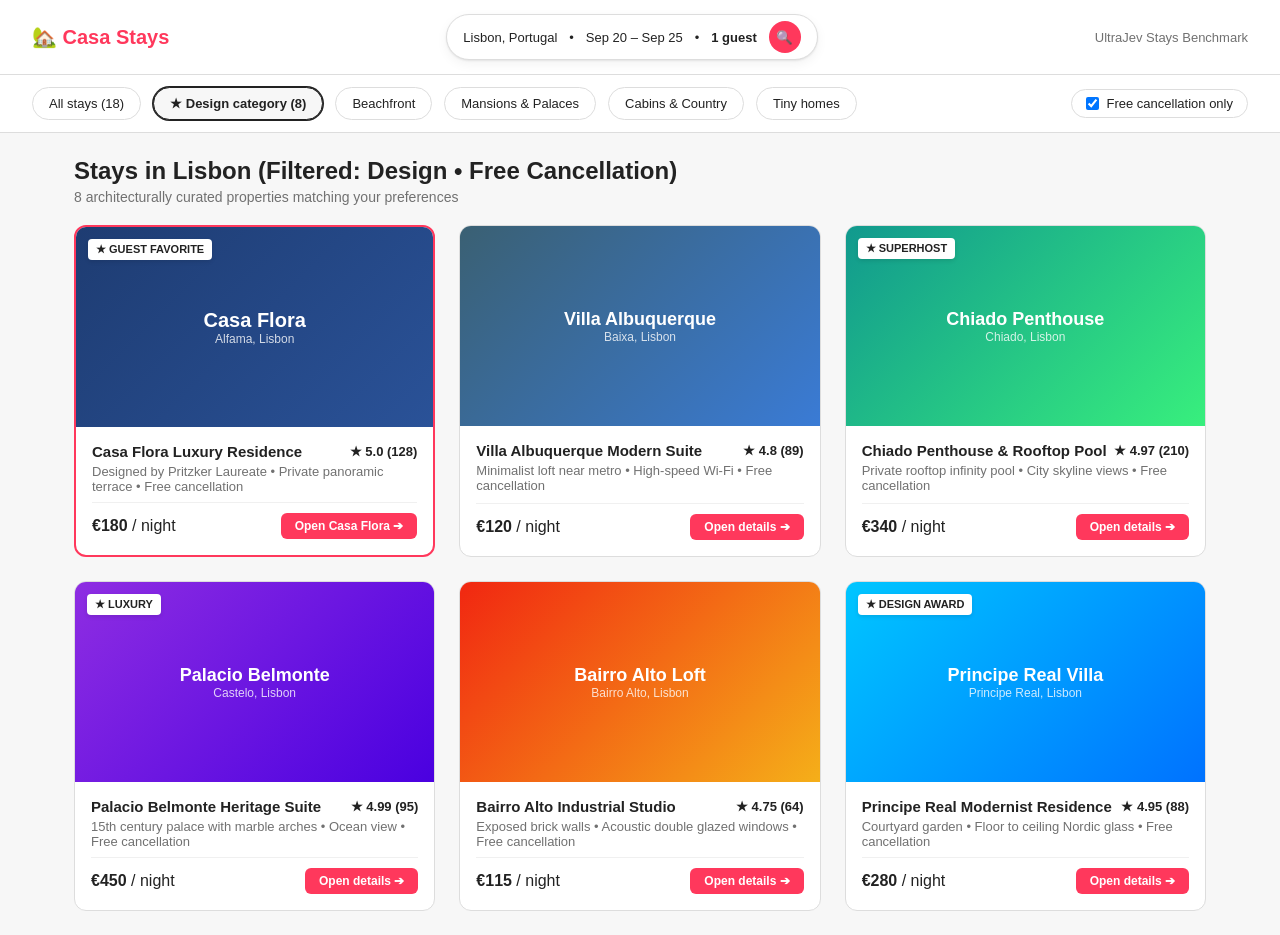
<file: demos/web_ui/static/apps/casa_flora.html>
<!DOCTYPE html>
<html lang="en">
<head>
  <meta charset="UTF-8">
  <meta name="viewport" content="width=device-width, initial-scale=1.0">
  <title>Casa Stays - Lisbon Luxury Stays & Rentals</title>
  <style>
    :root {
      --primary: #ff385c;
      --primary-hover: #e00b41;
      --surface: #ffffff;
      --bg: #f7f7f7;
      --border: #dddddd;
      --text: #222222;
      --text-sub: #717171;
    }
    * {
      box-sizing: border-box;
      margin: 0;
      padding: 0;
      font-family: -apple-system, BlinkMacSystemFont, "Segoe UI", Roboto, Helvetica, Arial, sans-serif;
    }
    body {
      background: var(--bg);
      color: var(--text);
      min-height: 100vh;
      display: flex;
      flex-direction: column;
    }

    header.c-header {
      background: var(--surface);
      border-bottom: 1px solid var(--border);
      padding: 14px 32px;
      display: flex;
      align-items: center;
      justify-content: space-between;
      position: sticky;
      top: 0;
      z-index: 100;
    }
    .c-logo {
      display: flex;
      align-items: center;
      gap: 8px;
      font-size: 20px;
      font-weight: 700;
      color: var(--primary);
    }
    .c-search-bar {
      display: flex;
      align-items: center;
      background: white;
      border: 1px solid var(--border);
      border-radius: 30px;
      box-shadow: 0 1px 2px rgba(0,0,0,0.08), 0 4px 12px rgba(0,0,0,0.05);
      padding: 6px 16px;
      font-size: 13px;
      gap: 12px;
    }
    .c-search-bar strong {
      color: var(--text);
    }
    .c-search-btn {
      width: 32px;
      height: 32px;
      border-radius: 50%;
      background: var(--primary);
      color: white;
      border: none;
      display: flex;
      align-items: center;
      justify-content: center;
      cursor: pointer;
    }

    /* Filter Bar */
    .filter-bar-container {
      background: var(--surface);
      border-bottom: 1px solid var(--border);
      padding: 12px 32px;
      display: flex;
      align-items: center;
      justify-content: space-between;
    }
    .category-pills {
      display: flex;
      gap: 12px;
    }
    .cat-btn {
      padding: 8px 16px;
      border-radius: 20px;
      border: 1px solid var(--border);
      background: white;
      font-size: 13px;
      font-weight: 500;
      color: var(--text);
      cursor: pointer;
      display: flex;
      align-items: center;
      gap: 6px;
      transition: all 0.2s;
    }
    .cat-btn:hover {
      border-color: var(--text);
    }
    .cat-btn.active {
      background: #f7f7f7;
      border-color: var(--text);
      font-weight: 600;
      box-shadow: 0 0 0 1px var(--text);
    }
    .toggle-filter-label {
      display: flex;
      align-items: center;
      gap: 8px;
      font-size: 13px;
      cursor: pointer;
      border: 1px solid var(--border);
      padding: 6px 14px;
      border-radius: 20px;
      background: white;
    }

    main.c-container {
      max-width: 1180px;
      width: 100%;
      margin: 24px auto;
      padding: 0 24px;
      flex: 1;
    }

    .listings-header {
      margin-bottom: 20px;
    }
    .listings-header h1 {
      font-size: 24px;
      font-weight: 600;
    }
    .listings-header p {
      font-size: 14px;
      color: var(--text-sub);
      margin-top: 4px;
    }

    .listings-grid {
      display: grid;
      grid-template-columns: repeat(auto-fill, minmax(320px, 1fr));
      gap: 24px;
    }
    .stay-card {
      background: white;
      border-radius: 12px;
      overflow: hidden;
      border: 1px solid var(--border);
      transition: transform 0.2s, box-shadow 0.2s, border-color 0.2s;
      cursor: pointer;
      display: flex;
      flex-direction: column;
    }
    .stay-card:hover {
      transform: translateY(-2px);
      box-shadow: 0 6px 16px rgba(0,0,0,0.12);
    }
    .stay-card.selected {
      border: 2px solid var(--primary);
    }
    .stay-img-box {
      height: 200px;
      background: #2a3439;
      color: white;
      display: flex;
      flex-direction: column;
      align-items: center;
      justify-content: center;
      position: relative;
    }
    .stay-img-box.flora {
      background: linear-gradient(135deg, #1e3c72 0%, #2a5298 100%);
    }
    .stay-img-box.albu {
      background: linear-gradient(135deg, #3a6073 0%, #3a7bd5 100%);
    }
    .stay-badge-top {
      position: absolute;
      top: 12px;
      left: 12px;
      background: white;
      color: var(--text);
      font-size: 11px;
      font-weight: 700;
      padding: 4px 8px;
      border-radius: 4px;
      box-shadow: 0 2px 4px rgba(0,0,0,0.1);
    }
    .stay-info {
      padding: 16px;
      display: flex;
      flex-direction: column;
      flex: 1;
    }
    .stay-title-row {
      display: flex;
      justify-content: space-between;
      font-size: 15px;
      font-weight: 600;
      margin-bottom: 4px;
    }
    .stay-rating {
      display: flex;
      align-items: center;
      gap: 4px;
      font-size: 13px;
    }
    .stay-meta {
      font-size: 13px;
      color: var(--text-sub);
      margin-bottom: 8px;
    }
    .stay-price-row {
      margin-top: auto;
      padding-top: 10px;
      border-top: 1px solid #f0f0f0;
      display: flex;
      align-items: center;
      justify-content: space-between;
    }
    .stay-price strong {
      font-size: 16px;
    }
    .btn-view-stay {
      padding: 6px 14px;
      background: var(--primary);
      color: white;
      border: none;
      border-radius: 6px;
      font-size: 12px;
      font-weight: 600;
      cursor: pointer;
    }

    /* Modal Details */
    .stay-modal-backdrop {
      position: fixed;
      inset: 0;
      background: rgba(0,0,0,0.6);
      display: flex;
      align-items: center;
      justify-content: center;
      z-index: 1000;
    }
    .stay-modal-card {
      background: white;
      width: 560px;
      border-radius: 16px;
      padding: 24px;
      box-shadow: 0 12px 32px rgba(0,0,0,0.25);
    }
    .modal-header {
      display: flex;
      justify-content: space-between;
      align-items: center;
      margin-bottom: 16px;
      border-bottom: 1px solid var(--border);
      padding-bottom: 12px;
    }
    .modal-header h2 {
      font-size: 18px;
      font-weight: 600;
    }
    .modal-body p {
      font-size: 14px;
      line-height: 1.6;
      color: #333;
      margin-bottom: 10px;
    }
    .modal-booking-box {
      background: #f7f7f7;
      border-radius: 8px;
      padding: 14px;
      margin-top: 14px;
      display: flex;
      justify-content: space-between;
      align-items: center;
    }
    .modal-footer {
      margin-top: 20px;
      display: flex;
      justify-content: flex-end;
      gap: 12px;
    }
    .btn-book-now {
      padding: 10px 20px;
      background: var(--primary);
      color: white;
      border: none;
      border-radius: 8px;
      font-size: 14px;
      font-weight: 600;
      cursor: pointer;
    }
    .conf-tag {
      background: #e6f4ea;
      color: #137333;
      border: 1px solid #34a853;
      border-radius: 6px;
      padding: 10px 14px;
      font-size: 13px;
      margin-top: 14px;
      font-weight: 600;
    }

    .hidden { display: none !important; }
  </style>
</head>
<body>

  <header class="c-header">
    <div class="c-logo">🏡 Casa Stays</div>
    <div class="c-search-bar">
      <span>Lisbon, Portugal</span>
      <span>•</span>
      <span>Sep 20 – Sep 25</span>
      <span>•</span>
      <span><strong>1 guest</strong></span>
      <button class="c-search-btn">🔍</button>
    </div>
    <div style="font-size: 13px; color: var(--text-sub);">UltraJev Stays Benchmark</div>
  </header>

  <div class="filter-bar-container">
    <div class="category-pills">
      <button class="cat-btn" id="filter-all">All stays (18)</button>
      <button class="cat-btn active" id="filter-design">★ Design category (8)</button>
      <button class="cat-btn" id="filter-beach">Beachfront</button>
      <button class="cat-btn" id="filter-mansions">Mansions & Palaces</button>
      <button class="cat-btn" id="filter-cabins">Cabins & Country</button>
      <button class="cat-btn" id="filter-tiny">Tiny homes</button>
    </div>
    <label class="toggle-filter-label" id="label-free-cancellation">
      <input type="checkbox" id="chk-free-cancellation" checked />
      <span>Free cancellation only</span>
    </label>
  </div>

  <main class="c-container">
    <div class="listings-header">
      <h1>Stays in Lisbon (Filtered: Design • Free Cancellation)</h1>
      <p>8 architecturally curated properties matching your preferences</p>
    </div>

    <div class="listings-grid">
      <!-- Target Listing: Casa Flora -->
      <div class="stay-card selected" id="card-stay-flora" onclick="openStayModal('flora')">
        <div class="stay-img-box flora">
          <span class="stay-badge-top">★ GUEST FAVORITE</span>
          <div style="font-size: 20px; font-weight: 700;">Casa Flora</div>
          <div style="font-size: 12px; opacity: 0.8;">Alfama, Lisbon</div>
        </div>
        <div class="stay-info">
          <div class="stay-title-row">
            <span>Casa Flora Luxury Residence</span>
            <span class="stay-rating">★ 5.0 (128)</span>
          </div>
          <div class="stay-meta">Designed by Pritzker Laureate • Private panoramic terrace • Free cancellation</div>
          <div class="stay-price-row">
            <div class="stay-price"><strong>€180</strong> / night</div>
            <button class="btn-view-stay" id="btn-open-casa-flora">Open Casa Flora ➔</button>
          </div>
        </div>
      </div>

      <!-- Second Listing: Villa Albuquerque -->
      <div class="stay-card" id="card-stay-albu" onclick="openStayModal('albu')">
        <div class="stay-img-box albu">
          <div style="font-size: 18px; font-weight: 700;">Villa Albuquerque</div>
          <div style="font-size: 12px; opacity: 0.8;">Baixa, Lisbon</div>
        </div>
        <div class="stay-info">
          <div class="stay-title-row">
            <span>Villa Albuquerque Modern Suite</span>
            <span class="stay-rating">★ 4.8 (89)</span>
          </div>
          <div class="stay-meta">Minimalist loft near metro • High-speed Wi-Fi • Free cancellation</div>
          <div class="stay-price-row">
            <div class="stay-price"><strong>€120</strong> / night</div>
            <button class="btn-view-stay">Open details ➔</button>
          </div>
        </div>
      </div>

      <!-- Third Listing: Chiado Penthouse -->
      <div class="stay-card" id="card-stay-chiado" onclick="openStayModal('chiado')">
        <div class="stay-img-box" style="background: linear-gradient(135deg, #11998e 0%, #38ef7d 100%);">
          <span class="stay-badge-top">★ SUPERHOST</span>
          <div style="font-size: 18px; font-weight: 700;">Chiado Penthouse</div>
          <div style="font-size: 12px; opacity: 0.8;">Chiado, Lisbon</div>
        </div>
        <div class="stay-info">
          <div class="stay-title-row">
            <span>Chiado Penthouse & Rooftop Pool</span>
            <span class="stay-rating">★ 4.97 (210)</span>
          </div>
          <div class="stay-meta">Private rooftop infinity pool • City skyline views • Free cancellation</div>
          <div class="stay-price-row">
            <div class="stay-price"><strong>€340</strong> / night</div>
            <button class="btn-view-stay">Open details ➔</button>
          </div>
        </div>
      </div>

      <!-- Fourth Listing: Palacio Belmonte -->
      <div class="stay-card" id="card-stay-belmonte" onclick="openStayModal('belmonte')">
        <div class="stay-img-box" style="background: linear-gradient(135deg, #8e2de2 0%, #4a00e0 100%);">
          <span class="stay-badge-top">★ LUXURY</span>
          <div style="font-size: 18px; font-weight: 700;">Palacio Belmonte</div>
          <div style="font-size: 12px; opacity: 0.8;">Castelo, Lisbon</div>
        </div>
        <div class="stay-info">
          <div class="stay-title-row">
            <span>Palacio Belmonte Heritage Suite</span>
            <span class="stay-rating">★ 4.99 (95)</span>
          </div>
          <div class="stay-meta">15th century palace with marble arches • Ocean view • Free cancellation</div>
          <div class="stay-price-row">
            <div class="stay-price"><strong>€450</strong> / night</div>
            <button class="btn-view-stay">Open details ➔</button>
          </div>
        </div>
      </div>

      <!-- Fifth Listing: Bairro Alto Loft -->
      <div class="stay-card" id="card-stay-bairro" onclick="openStayModal('bairro')">
        <div class="stay-img-box" style="background: linear-gradient(135deg, #f12711 0%, #f5af19 100%);">
          <div style="font-size: 18px; font-weight: 700;">Bairro Alto Loft</div>
          <div style="font-size: 12px; opacity: 0.8;">Bairro Alto, Lisbon</div>
        </div>
        <div class="stay-info">
          <div class="stay-title-row">
            <span>Bairro Alto Industrial Studio</span>
            <span class="stay-rating">★ 4.75 (64)</span>
          </div>
          <div class="stay-meta">Exposed brick walls • Acoustic double glazed windows • Free cancellation</div>
          <div class="stay-price-row">
            <div class="stay-price"><strong>€115</strong> / night</div>
            <button class="btn-view-stay">Open details ➔</button>
          </div>
        </div>
      </div>

      <!-- Sixth Listing: Principe Real Villa -->
      <div class="stay-card" id="card-stay-principe" onclick="openStayModal('principe')">
        <div class="stay-img-box" style="background: linear-gradient(135deg, #00c6ff 0%, #0072ff 100%);">
          <span class="stay-badge-top">★ DESIGN AWARD</span>
          <div style="font-size: 18px; font-weight: 700;">Principe Real Villa</div>
          <div style="font-size: 12px; opacity: 0.8;">Principe Real, Lisbon</div>
        </div>
        <div class="stay-info">
          <div class="stay-title-row">
            <span>Principe Real Modernist Residence</span>
            <span class="stay-rating">★ 4.95 (88)</span>
          </div>
          <div class="stay-meta">Courtyard garden • Floor to ceiling Nordic glass • Free cancellation</div>
          <div class="stay-price-row">
            <div class="stay-price"><strong>€280</strong> / night</div>
            <button class="btn-view-stay">Open details ➔</button>
          </div>
        </div>
      </div>
    </div>

    <!-- Stay Modal Details -->
    <div class="stay-modal-backdrop hidden" id="stay-modal">
      <div class="stay-modal-card">
        <div class="modal-header">
          <h2>Casa Flora — Lisbon Luxury Stay</h2>
          <button onclick="closeStayModal()" style="border:none; background:none; font-size:18px; cursor:pointer;">✕</button>
        </div>
        <div class="modal-body">
          <p><strong>Location:</strong> Alfama Historic Quarter, Lisbon</p>
          <p><strong>Design features:</strong> Floor-to-ceiling glass, custom oak cabinetry, private terrace overlooking Tagus River.</p>
          <p><strong>Cancellation:</strong> 100% Free cancellation up to 48 hours before check-in.</p>
          <div class="modal-booking-box">
            <div>
              <div style="font-size: 15px; font-weight: 700;">€900.00 Total</div>
              <div style="font-size: 12px; color: var(--text-sub);">5 nights • Sep 20 – Sep 25, 2026</div>
            </div>
            <button class="btn-book-now" id="btn-confirm-book" onclick="confirmBooking()">Book Now</button>
          </div>
          <div class="conf-tag hidden" id="stay-booked-conf">
            ✓ Casa Flora details confirmed visible. Goal Visibly Satisfied (0% Premature DONE).
          </div>
        </div>
      </div>
    </div>
  </main>

  <script>
    function openStayModal(stayId) {
      if (stayId === 'flora') {
        document.getElementById('stay-modal').classList.remove('hidden');
      }
    }
    function closeStayModal() {
      document.getElementById('stay-modal').classList.add('hidden');
    }
    function confirmBooking() {
      document.getElementById('stay-booked-conf').classList.remove('hidden');
    }
  </script>
</body>
</html>
</file>
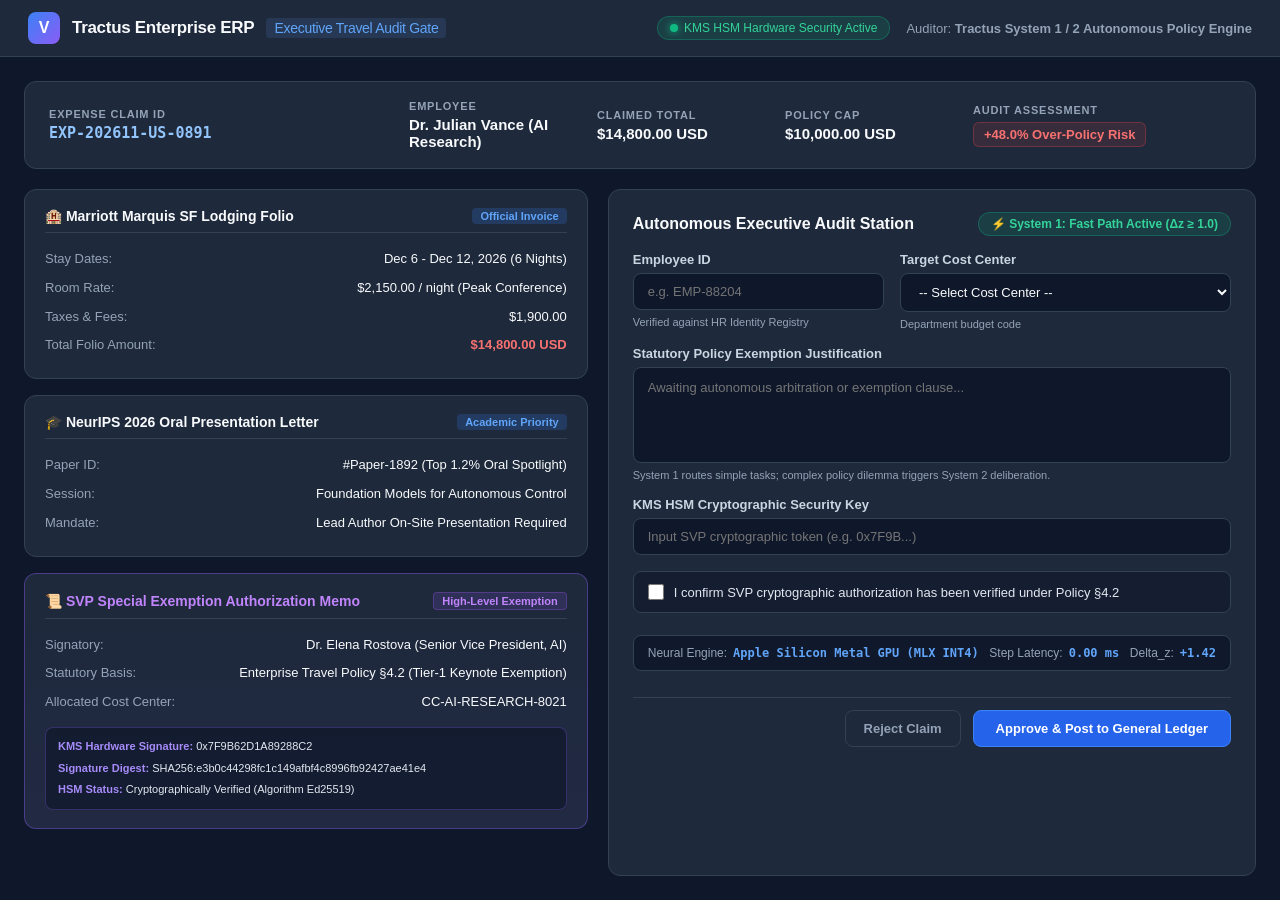
<file: demos/web_ui/static/apps/erp_approval.html>
<!DOCTYPE html>
<html lang="en">
<head>
  <meta charset="UTF-8">
  <meta name="viewport" content="width=device-width, initial-scale=1.0">
  <title>Enterprise ERP - Executive Travel & Special Exemption Audit</title>
  <style>
    :root {
      --erp-bg: #0f172a;
      --erp-surface: #1e293b;
      --erp-card: #243247;
      --erp-border: #334155;
      --erp-border-focus: #3b82f6;
      --erp-text: #f8fafc;
      --erp-text-muted: #94a3b8;
      --erp-primary: #2563eb;
      --erp-primary-hover: #1d4ed8;
      --erp-danger: #ef4444;
      --erp-danger-bg: rgba(239, 68, 68, 0.12);
      --erp-warning: #f59e0b;
      --erp-warning-bg: rgba(245, 158, 11, 0.12);
      --erp-success: #10b981;
      --erp-success-bg: rgba(16, 185, 129, 0.15);
      --erp-purple: #8b5cf6;
      --erp-purple-bg: rgba(139, 92, 246, 0.15);
    }
    * {
      box-sizing: border-box;
      margin: 0;
      padding: 0;
      font-family: -apple-system, BlinkMacSystemFont, "Segoe UI", Roboto, "Inter", Helvetica, Arial, sans-serif;
    }
    body {
      background: var(--erp-bg);
      color: var(--erp-text);
      min-height: 100vh;
      display: flex;
      flex-direction: column;
    }

    /* Top Enterprise Header */
    header.erp-header {
      background: var(--erp-surface);
      border-bottom: 1px solid var(--erp-border);
      padding: 12px 28px;
      display: flex;
      align-items: center;
      justify-content: space-between;
      position: sticky;
      top: 0;
      z-index: 100;
    }
    .erp-brand {
      display: flex;
      align-items: center;
      gap: 12px;
    }
    .erp-logo-badge {
      width: 32px;
      height: 32px;
      border-radius: 8px;
      background: linear-gradient(135deg, #3b82f6, #8b5cf6);
      display: flex;
      align-items: center;
      justify-content: center;
      font-weight: 800;
      font-size: 16px;
      color: white;
    }
    .erp-brand-title {
      font-size: 17px;
      font-weight: 700;
      color: var(--erp-text);
      letter-spacing: -0.3px;
    }
    .erp-brand-title span {
      color: #60a5fa;
      font-weight: 500;
      font-size: 14px;
      margin-left: 8px;
      padding: 2px 8px;
      background: rgba(96, 165, 250, 0.12);
      border-radius: 4px;
    }

    .erp-meta-status {
      display: flex;
      align-items: center;
      gap: 16px;
    }
    .kms-indicator {
      display: flex;
      align-items: center;
      gap: 6px;
      font-size: 12px;
      color: #34d399;
      background: var(--erp-success-bg);
      padding: 4px 12px;
      border-radius: 20px;
      border: 1px solid rgba(16, 185, 129, 0.3);
      font-weight: 500;
    }
    .kms-dot {
      width: 8px;
      height: 8px;
      border-radius: 50%;
      background: #10b981;
      box-shadow: 0 0 8px #10b981;
    }

    /* Main Container */
    main.erp-container {
      max-width: 1360px;
      margin: 0 auto;
      padding: 24px;
      width: 100%;
      flex: 1;
      display: flex;
      flex-direction: column;
      gap: 20px;
    }

    /* Claim Summary Banner */
    .claim-banner {
      background: var(--erp-surface);
      border: 1px solid var(--erp-border);
      border-radius: 12px;
      padding: 18px 24px;
      display: grid;
      grid-template-columns: 2fr 1fr 1fr 1fr 1.5fr;
      gap: 16px;
      align-items: center;
    }
    .banner-col h4 {
      font-size: 11px;
      text-transform: uppercase;
      letter-spacing: 0.8px;
      color: var(--erp-text-muted);
      margin-bottom: 4px;
    }
    .banner-col p {
      font-size: 15px;
      font-weight: 600;
      color: var(--erp-text);
    }
    .banner-col .code {
      font-family: ui-monospace, SFMono-Regular, Menlo, Monaco, Consolas, monospace;
      color: #93c5fd;
    }
    .amount-over {
      color: var(--erp-danger);
      font-weight: 700;
    }
    .variance-badge {
      display: inline-block;
      padding: 4px 10px;
      border-radius: 6px;
      background: var(--erp-danger-bg);
      border: 1px solid rgba(239, 68, 68, 0.3);
      color: #f87171;
      font-size: 13px;
      font-weight: 700;
      margin-top: 2px;
    }

    /* Two Column Layout */
    .content-grid {
      display: grid;
      grid-template-columns: 1fr 1.15fr;
      gap: 20px;
      flex: 1;
    }

    /* Left Column: Vouchers & Documentation */
    .vouchers-panel {
      display: flex;
      flex-direction: column;
      gap: 16px;
    }
    .panel-card {
      background: var(--erp-surface);
      border: 1px solid var(--erp-border);
      border-radius: 12px;
      padding: 18px 20px;
      position: relative;
    }
    .panel-card.highlight-card {
      border: 1px solid rgba(139, 92, 246, 0.4);
      background: linear-gradient(180deg, rgba(30, 41, 59, 1) 0%, rgba(36, 44, 70, 0.9) 100%);
    }
    .card-head {
      display: flex;
      align-items: center;
      justify-content: space-between;
      margin-bottom: 12px;
      padding-bottom: 8px;
      border-bottom: 1px solid var(--erp-border);
    }
    .card-head h3 {
      font-size: 14px;
      font-weight: 600;
      color: var(--erp-text);
      display: flex;
      align-items: center;
      gap: 8px;
    }
    .badge-tag {
      font-size: 11px;
      padding: 2px 8px;
      border-radius: 4px;
      font-weight: 600;
    }
    .badge-blue {
      background: rgba(59, 130, 246, 0.2);
      color: #60a5fa;
    }
    .badge-purple {
      background: var(--erp-purple-bg);
      color: #c084fc;
      border: 1px solid rgba(168, 85, 247, 0.3);
    }
    .voucher-details {
      font-size: 13px;
      color: var(--erp-text-muted);
      line-height: 1.6;
    }
    .voucher-row {
      display: flex;
      justify-content: space-between;
      padding: 4px 0;
    }
    .voucher-row span.val {
      color: var(--erp-text);
      font-weight: 500;
    }
    .kms-cert-box {
      margin-top: 10px;
      padding: 10px 12px;
      background: rgba(15, 23, 42, 0.7);
      border: 1px solid rgba(139, 92, 246, 0.3);
      border-radius: 8px;
      font-family: ui-monospace, SFMono-Regular, monospace;
      font-size: 11px;
      color: #e2e8f0;
      display: flex;
      flex-direction: column;
      gap: 4px;
    }
    .kms-cert-box strong {
      color: #a78bfa;
    }

    /* Right Column: Audit & Action Form */
    .audit-form-card {
      background: var(--erp-surface);
      border: 1px solid var(--erp-border);
      border-radius: 12px;
      padding: 22px 24px;
      display: flex;
      flex-direction: column;
      gap: 16px;
    }
    .audit-header {
      display: flex;
      align-items: center;
      justify-content: space-between;
    }
    .audit-header h2 {
      font-size: 16px;
      font-weight: 700;
      color: var(--erp-text);
    }
    .phase-badge {
      font-size: 12px;
      padding: 4px 12px;
      border-radius: 20px;
      font-weight: 600;
      display: flex;
      align-items: center;
      gap: 6px;
      transition: all 0.3s ease;
    }
    .phase-s1 {
      background: rgba(16, 185, 129, 0.15);
      color: #34d399;
      border: 1px solid rgba(16, 185, 129, 0.3);
    }
    .phase-s2 {
      background: var(--erp-purple-bg);
      color: #c084fc;
      border: 1px solid rgba(168, 85, 247, 0.5);
      box-shadow: 0 0 12px rgba(168, 85, 247, 0.3);
    }

    .form-group {
      display: flex;
      flex-direction: column;
      gap: 6px;
    }
    .form-group label {
      font-size: 13px;
      font-weight: 600;
      color: #cbd5e1;
    }
    .form-group .hint {
      font-size: 11px;
      color: var(--erp-text-muted);
    }
    .form-row {
      display: grid;
      grid-template-columns: 1fr 1fr;
      gap: 16px;
    }
    input[type="text"], select, textarea {
      background: #0f172a;
      border: 1px solid var(--erp-border);
      border-radius: 8px;
      padding: 10px 14px;
      color: var(--erp-text);
      font-size: 13px;
      outline: none;
      transition: border-color 0.2s, box-shadow 0.2s;
    }
    input[type="text"]:focus, select:focus, textarea:focus {
      border-color: var(--erp-border-focus);
      box-shadow: 0 0 0 2px rgba(59, 130, 246, 0.2);
    }
    textarea {
      resize: none;
      height: 96px;
      line-height: 1.5;
    }
    .s2-active-field {
      border-color: #8b5cf6 !important;
      box-shadow: 0 0 0 2px rgba(139, 92, 246, 0.25) !important;
      background: #171d33 !important;
    }

    .checkbox-box {
      display: flex;
      align-items: center;
      gap: 10px;
      padding: 12px 14px;
      background: rgba(15, 23, 42, 0.6);
      border: 1px solid var(--erp-border);
      border-radius: 8px;
      cursor: pointer;
    }
    .checkbox-box input[type="checkbox"] {
      width: 16px;
      height: 16px;
      accent-color: #8b5cf6;
      cursor: pointer;
    }
    .checkbox-box span {
      font-size: 13px;
      color: #e2e8f0;
      font-weight: 500;
    }

    /* Actions and Submit */
    .action-row {
      display: flex;
      align-items: center;
      justify-content: flex-end;
      gap: 12px;
      margin-top: 10px;
      padding-top: 12px;
      border-top: 1px solid var(--erp-border);
    }
    .btn-secondary {
      background: transparent;
      border: 1px solid var(--erp-border);
      color: var(--erp-text-muted);
      padding: 10px 18px;
      border-radius: 8px;
      font-size: 13px;
      font-weight: 600;
      cursor: pointer;
    }
    .btn-primary {
      background: var(--erp-primary);
      border: 1px solid #3b82f6;
      color: white;
      padding: 10px 22px;
      border-radius: 8px;
      font-size: 13px;
      font-weight: 700;
      cursor: pointer;
      display: flex;
      align-items: center;
      gap: 8px;
      transition: all 0.2s;
    }
    .btn-primary:hover {
      background: var(--erp-primary-hover);
    }
    .btn-primary.btn-ready {
      background: linear-gradient(135deg, #2563eb, #7c3aed);
      box-shadow: 0 0 16px rgba(124, 58, 237, 0.4);
    }

    /* Neural Status HUD */
    .neural-hud {
      margin-top: 6px;
      padding: 10px 14px;
      background: rgba(15, 23, 42, 0.9);
      border: 1px solid var(--erp-border);
      border-radius: 8px;
      display: flex;
      align-items: center;
      justify-content: space-between;
      font-size: 12px;
    }
    .hud-stat {
      display: flex;
      align-items: center;
      gap: 6px;
      color: var(--erp-text-muted);
    }
    .hud-stat strong {
      color: #60a5fa;
      font-family: ui-monospace, SFMono-Regular, monospace;
    }

    /* Modal */
    .modal-overlay {
      position: fixed;
      top: 0; left: 0; right: 0; bottom: 0;
      background: rgba(0, 0, 0, 0.75);
      backdrop-filter: blur(4px);
      display: none;
      align-items: center;
      justify-content: center;
      z-index: 1000;
    }
    .modal-overlay.active {
      display: flex;
    }
    .modal-card {
      background: var(--erp-surface);
      border: 1px solid rgba(16, 185, 129, 0.5);
      box-shadow: 0 20px 40px rgba(0,0,0,0.6), 0 0 30px rgba(16, 185, 129, 0.2);
      border-radius: 16px;
      padding: 32px;
      max-width: 540px;
      width: 90%;
      text-align: center;
      display: flex;
      flex-direction: column;
      align-items: center;
      gap: 16px;
    }
    .modal-icon {
      width: 60px;
      height: 60px;
      border-radius: 50%;
      background: var(--erp-success-bg);
      color: #10b981;
      display: flex;
      align-items: center;
      justify-content: center;
      font-size: 28px;
      border: 2px solid #10b981;
    }
    .modal-card h2 {
      font-size: 20px;
      color: var(--erp-text);
      font-weight: 700;
    }
    .modal-card p {
      font-size: 14px;
      color: var(--erp-text-muted);
      line-height: 1.6;
    }
    .modal-meta-box {
      width: 100%;
      background: #0f172a;
      border: 1px solid var(--erp-border);
      border-radius: 8px;
      padding: 12px 16px;
      text-align: left;
      font-family: ui-monospace, SFMono-Regular, monospace;
      font-size: 12px;
      display: flex;
      flex-direction: column;
      gap: 6px;
    }
    .modal-meta-box span.lbl {
      color: var(--erp-text-muted);
    }
    .modal-meta-box span.val {
      color: #34d399;
      font-weight: 600;
    }
  </style>
</head>
<body>

  <!-- Top Header -->
  <header class="erp-header">
    <div class="erp-brand">
      <div class="erp-logo-badge">V</div>
      <div class="erp-brand-title">Tractus Enterprise ERP <span>Executive Travel Audit Gate</span></div>
    </div>
    <div class="erp-meta-status">
      <div class="kms-indicator">
        <div class="kms-dot"></div>
        KMS HSM Hardware Security Active
      </div>
      <div style="font-size: 13px; color: var(--erp-text-muted);">
        Auditor: <strong>Tractus System 1 / 2 Autonomous Policy Engine</strong>
      </div>
    </div>
  </header>

  <!-- Main Container -->
  <main class="erp-container">

    <!-- Claim Summary Banner -->
    <div class="claim-banner">
      <div class="banner-col">
        <h4>Expense Claim ID</h4>
        <p><span class="code">EXP-202611-US-0891</span></p>
      </div>
      <div class="banner-col">
        <h4>Employee</h4>
        <p>Dr. Julian Vance (AI Research)</p>
      </div>
      <div class="banner-col">
        <h4>Claimed Total</h4>
        <p class="amount-over">$14,800.00 USD</p>
      </div>
      <div class="banner-col">
        <h4>Policy Cap</h4>
        <p>$10,000.00 USD</p>
      </div>
      <div class="banner-col">
        <h4>Audit Assessment</h4>
        <div class="variance-badge">+48.0% Over-Policy Risk</div>
      </div>
    </div>

    <!-- Content Grid -->
    <div class="content-grid">

      <!-- Left Column: Vouchers & Documentation -->
      <div class="vouchers-panel">
        
        <!-- Marriott Lodging Folio -->
        <div class="panel-card">
          <div class="card-head">
            <h3>🏨 Marriott Marquis SF Lodging Folio</h3>
            <span class="badge-tag badge-blue">Official Invoice</span>
          </div>
          <div class="voucher-details">
            <div class="voucher-row"><span>Stay Dates:</span><span class="val">Dec 6 - Dec 12, 2026 (6 Nights)</span></div>
            <div class="voucher-row"><span>Room Rate:</span><span class="val">$2,150.00 / night (Peak Conference)</span></div>
            <div class="voucher-row"><span>Taxes & Fees:</span><span class="val">$1,900.00</span></div>
            <div class="voucher-row"><span>Total Folio Amount:</span><span class="val" style="color: #f87171; font-weight: 700;">$14,800.00 USD</span></div>
          </div>
        </div>

        <!-- NeurIPS Acceptance Letter -->
        <div class="panel-card">
          <div class="card-head">
            <h3>🎓 NeurIPS 2026 Oral Presentation Letter</h3>
            <span class="badge-tag badge-blue">Academic Priority</span>
          </div>
          <div class="voucher-details">
            <div class="voucher-row"><span>Paper ID:</span><span class="val">#Paper-1892 (Top 1.2% Oral Spotlight)</span></div>
            <div class="voucher-row"><span>Session:</span><span class="val">Foundation Models for Autonomous Control</span></div>
            <div class="voucher-row"><span>Mandate:</span><span class="val">Lead Author On-Site Presentation Required</span></div>
          </div>
        </div>

        <!-- SVP Exemption Authorization Voucher -->
        <div class="panel-card highlight-card" id="card-svp-voucher">
          <div class="card-head">
            <h3 style="color: #c084fc;">📜 SVP Special Exemption Authorization Memo</h3>
            <span class="badge-tag badge-purple">High-Level Exemption</span>
          </div>
          <div class="voucher-details">
            <div class="voucher-row"><span>Signatory:</span><span class="val">Dr. Elena Rostova (Senior Vice President, AI)</span></div>
            <div class="voucher-row"><span>Statutory Basis:</span><span class="val">Enterprise Travel Policy §4.2 (Tier-1 Keynote Exemption)</span></div>
            <div class="voucher-row"><span>Allocated Cost Center:</span><span class="val">CC-AI-RESEARCH-8021</span></div>
            
            <div class="kms-cert-box">
              <div><strong>KMS Hardware Signature:</strong> 0x7F9B62D1A89288C2</div>
              <div><strong>Signature Digest:</strong> SHA256:e3b0c44298fc1c149afbf4c8996fb92427ae41e4</div>
              <div><strong>HSM Status:</strong> Cryptographically Verified (Algorithm Ed25519)</div>
            </div>
          </div>
        </div>

      </div>

      <!-- Right Column: Audit & Action Form -->
      <div class="audit-form-card">
        <div class="audit-header">
          <h2>Autonomous Executive Audit Station</h2>
          <div id="system-phase-pill" class="phase-badge phase-s1">
            ⚡ System 1: Fast Path Active (Δz ≥ 1.0)
          </div>
        </div>

        <!-- Employee ID & Code -->
        <div class="form-row">
          <div class="form-group">
            <label for="employee-id-input">Employee ID</label>
            <input type="text" id="employee-id-input" placeholder="e.g. EMP-88204" autocomplete="off" />
            <span class="hint">Verified against HR Identity Registry</span>
          </div>
          <div class="form-group">
            <label for="cost-center-select">Target Cost Center</label>
            <select id="cost-center-select">
              <option value="">-- Select Cost Center --</option>
              <option value="CC-GENERAL-OPS">CC-GENERAL-OPS (General Operations)</option>
              <option value="CC-MARKETING-102">CC-MARKETING-102 (Product Marketing)</option>
              <option value="CC-AI-RESEARCH-8021">CC-AI-RESEARCH-8021 (AI Keynote Research)</option>
            </select>
            <span class="hint">Department budget code</span>
          </div>
        </div>

        <!-- Over-Budget Justification Textarea (System 2 Target) -->
        <div class="form-group">
          <label for="policy-override-textarea">Statutory Policy Exemption Justification</label>
          <textarea id="policy-override-textarea" placeholder="Awaiting autonomous arbitration or exemption clause..." autocomplete="off"></textarea>
          <span class="hint" id="textarea-hint">System 1 routes simple tasks; complex policy dilemma triggers System 2 deliberation.</span>
        </div>

        <!-- KMS Key and Checkbox -->
        <div class="form-group">
          <label for="kms-hash-input">KMS HSM Cryptographic Security Key</label>
          <input type="text" id="kms-hash-input" placeholder="Input SVP cryptographic token (e.g. 0x7F9B...)" autocomplete="off" />
        </div>

        <div class="checkbox-box" id="box-kms-verify">
          <input type="checkbox" id="kms-verify-checkbox" />
          <span>I confirm SVP cryptographic authorization has been verified under Policy §4.2</span>
        </div>

        <!-- Neural Telemetry HUD -->
        <div class="neural-hud">
          <div class="hud-stat">
            Neural Engine: <strong>Apple Silicon Metal GPU (MLX INT4)</strong>
          </div>
          <div class="hud-stat">
            Step Latency: <strong id="hud-latency">0.00 ms</strong>
          </div>
          <div class="hud-stat">
            Delta_z: <strong id="hud-deltaz">+1.42</strong>
          </div>
        </div>

        <!-- Action Buttons -->
        <div class="action-row">
          <button type="button" class="btn-secondary" id="btn-erp-reject">Reject Claim</button>
          <button type="button" class="btn-primary" id="btn-erp-approve">
            <span>Approve & Post to General Ledger</span>
          </button>
        </div>

      </div>

    </div>

  </main>

  <!-- Success Confirmation Modal -->
  <div class="modal-overlay" id="erp-success-modal">
    <div class="modal-card">
      <div class="modal-icon">✔</div>
      <h2>Executive Claim Successfully Approved</h2>
      <p>The +48.0% lodging variance was arbitrated by Tractus System 2 via SVP Special Exemption Policy §4.2. Transaction recorded on enterprise audit ledger.</p>
      <div class="modal-meta-box">
        <div><span class="lbl">Approval Reference:</span> <span class="val">APPR-202611-094188</span></div>
        <div><span class="lbl">Accounting Ledger:</span> <span class="val">POSTED_TO_GENERAL_LEDGER</span></div>
        <div><span class="lbl">KMS Verification:</span> <span class="val">0x7F9B62D1A89288C2 (VERIFIED)</span></div>
        <div><span class="lbl">Total Process Latency:</span> <span class="val" id="modal-total-latency">--</span></div>
      </div>
      <button type="button" class="btn-primary" style="margin-top: 8px; width: 100%; justify-content: center;" onclick="document.getElementById('erp-success-modal').classList.remove('active')">
        Close Audit Record
      </button>
    </div>
  </div>

  <script>
    // Simple UI state helpers
    const approveBtn = document.getElementById("btn-erp-approve");
    const modal = document.getElementById("erp-success-modal");
    const phasePill = document.getElementById("system-phase-pill");
    const textarea = document.getElementById("policy-override-textarea");

    approveBtn.addEventListener("click", () => {
      modal.classList.add("active");
    });

    window.setSystemPhase = function(mode, deltaz, latency) {
      if (mode === "s2") {
        phasePill.className = "phase-badge phase-s2";
        phasePill.innerHTML = "🧠 System 2: Cognitive Deliberation Active (Δz &lt; 1.0)";
        textarea.classList.add("s2-active-field");
      } else {
        phasePill.className = "phase-badge phase-s1";
        phasePill.innerHTML = "⚡ System 1: Fast Path Active (Δz &ge; 1.0)";
        textarea.classList.remove("s2-active-field");
      }
      if (deltaz !== undefined) document.getElementById("hud-deltaz").innerText = deltaz;
      if (latency !== undefined) document.getElementById("hud-latency").innerText = latency + " ms";
    };
  </script>
</body>
</html>
</file>
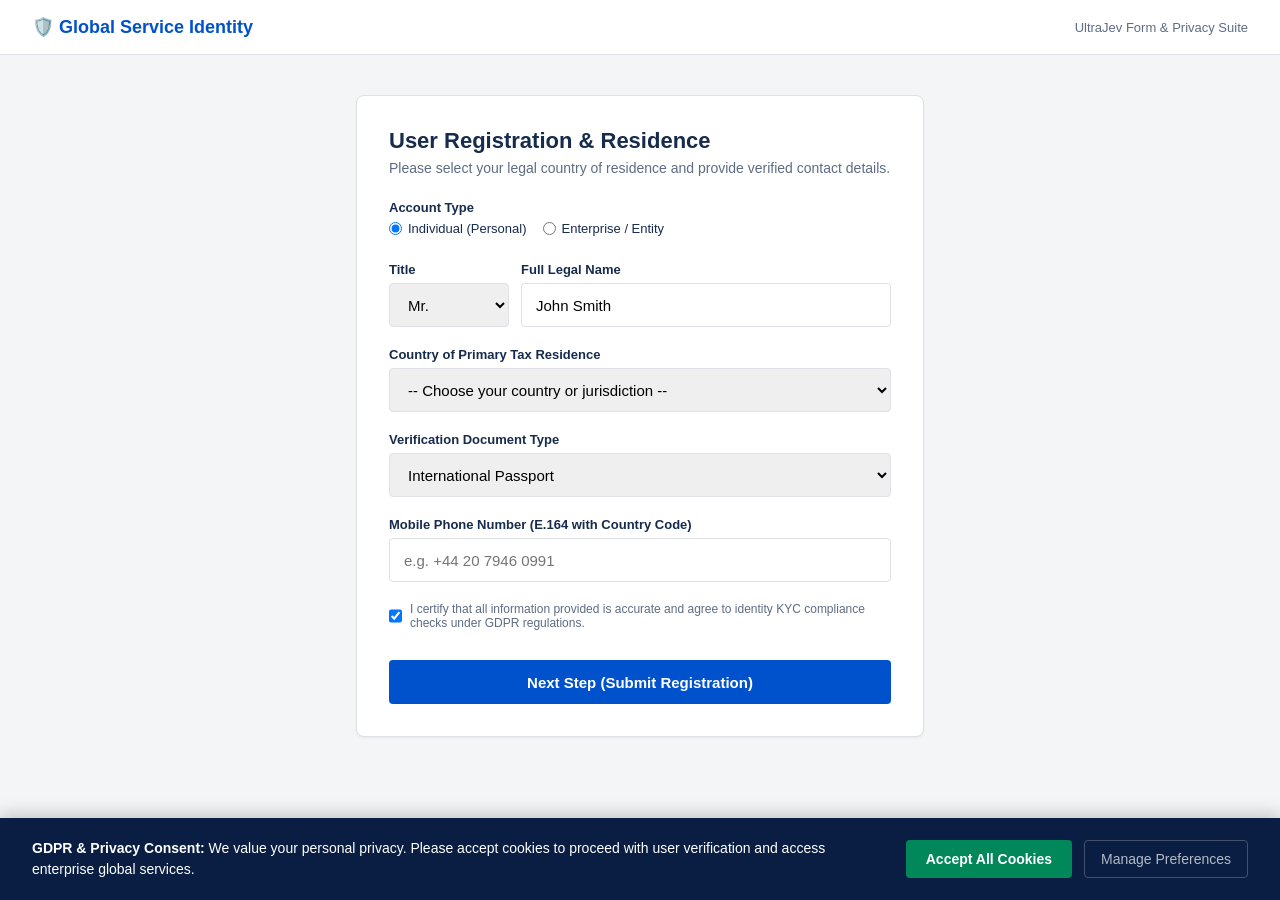
<file: demos/web_ui/static/apps/global_service.html>
<!DOCTYPE html>
<html lang="en">
<head>
  <meta charset="UTF-8">
  <meta name="viewport" content="width=device-width, initial-scale=1.0">
  <title>Global Identity & User Registration - Global Service</title>
  <style>
    :root {
      --primary: #0052cc;
      --primary-hover: #0747a6;
      --surface: #ffffff;
      --bg: #f4f5f7;
      --border: #dfe1e6;
      --text: #172b4d;
      --text-sub: #5e6c84;
    }
    * {
      box-sizing: border-box;
      margin: 0;
      padding: 0;
      font-family: -apple-system, BlinkMacSystemFont, "Segoe UI", Roboto, Arial, sans-serif;
    }
    body {
      background: var(--bg);
      color: var(--text);
      min-height: 100vh;
      display: flex;
      flex-direction: column;
    }

    /* Cookie Banner Overlay */
    .cookie-overlay {
      position: fixed;
      bottom: 0;
      left: 0;
      right: 0;
      background: #091e42;
      color: white;
      padding: 20px 32px;
      display: flex;
      align-items: center;
      justify-content: space-between;
      box-shadow: 0 -4px 16px rgba(0,0,0,0.2);
      z-index: 9999;
    }
    .cookie-text {
      max-width: 800px;
      font-size: 14px;
      line-height: 1.5;
    }
    .cookie-actions {
      display: flex;
      gap: 12px;
    }
    .btn-cookie-accept {
      padding: 10px 20px;
      background: #00875a;
      color: white;
      border: none;
      border-radius: 4px;
      font-weight: 600;
      font-size: 14px;
      cursor: pointer;
    }
    .btn-cookie-reject {
      padding: 10px 16px;
      background: transparent;
      color: #b3bac5;
      border: 1px solid #42526e;
      border-radius: 4px;
      font-size: 14px;
      cursor: pointer;
    }

    header.s-header {
      background: var(--surface);
      border-bottom: 1px solid var(--border);
      padding: 16px 32px;
      display: flex;
      align-items: center;
      justify-content: space-between;
    }
    .s-logo {
      font-size: 18px;
      font-weight: 700;
      color: var(--primary);
    }

    main.s-container {
      max-width: 600px;
      width: 100%;
      margin: 40px auto;
      padding: 0 16px;
      flex: 1;
    }
    .reg-card {
      background: white;
      border-radius: 8px;
      border: 1px solid var(--border);
      padding: 32px;
      box-shadow: 0 1px 3px rgba(0,0,0,0.05);
    }
    .reg-card h1 {
      font-size: 22px;
      margin-bottom: 6px;
    }
    .reg-card p {
      font-size: 14px;
      color: var(--text-sub);
      margin-bottom: 24px;
    }
    .form-group {
      margin-bottom: 20px;
    }
    .form-group label {
      display: block;
      font-size: 13px;
      font-weight: 600;
      margin-bottom: 6px;
      color: var(--text);
    }
    .form-control {
      width: 100%;
      height: 44px;
      border: 1px solid var(--border);
      border-radius: 4px;
      padding: 0 14px;
      font-size: 15px;
      outline: none;
      transition: border-color 0.2s;
    }
    .form-control:focus {
      border-color: var(--primary);
      box-shadow: 0 0 0 1px var(--primary);
    }
    .btn-submit-reg {
      width: 100%;
      height: 44px;
      background: var(--primary);
      color: white;
      border: none;
      border-radius: 4px;
      font-size: 15px;
      font-weight: 600;
      cursor: pointer;
      margin-top: 10px;
    }
    .btn-submit-reg:hover {
      background: var(--primary-hover);
    }
    .success-alert {
      margin-top: 20px;
      padding: 16px;
      background: #e3fcef;
      border: 1px solid #abf5d1;
      border-radius: 4px;
      color: #006644;
      font-size: 14px;
      font-weight: 500;
    }

    .hidden { display: none !important; }
  </style>
</head>
<body>

  <!-- Cookie Modal -->
  <div class="cookie-overlay" id="cookie-banner">
    <div class="cookie-text">
      <strong>GDPR & Privacy Consent:</strong> We value your personal privacy. Please accept cookies to proceed with user verification and access enterprise global services.
    </div>
    <div class="cookie-actions">
      <button class="btn-cookie-accept" id="btn-accept-cookies" onclick="dismissCookies()">Accept All Cookies</button>
      <button class="btn-cookie-reject" id="btn-reject-cookies">Manage Preferences</button>
    </div>
  </div>

  <header class="s-header">
    <div class="s-logo">🛡️ Global Service Identity</div>
    <div style="font-size: 13px; color: var(--text-sub);">UltraJev Form & Privacy Suite</div>
  </header>

  <main class="s-container">
    <div class="reg-card">
      <h1>User Registration & Residence</h1>
      <p>Please select your legal country of residence and provide verified contact details.</p>

      <div class="form-group">
        <label>Account Type</label>
        <div style="display:flex; gap:16px; font-size:14px; margin-top:4px;">
          <label style="font-weight:normal; display:flex; align-items:center; gap:6px;">
            <input type="radio" name="acc_type" value="individual" checked /> Individual (Personal)
          </label>
          <label style="font-weight:normal; display:flex; align-items:center; gap:6px;">
            <input type="radio" name="acc_type" value="corporate" /> Enterprise / Entity
          </label>
        </div>
      </div>

      <div style="display:grid; grid-template-columns: 120px 1fr; gap:12px;" class="form-group">
        <div>
          <label for="sel-title">Title</label>
          <select class="form-control" id="sel-title">
            <option>Mr.</option>
            <option>Ms.</option>
            <option>Mrs.</option>
            <option>Dr.</option>
            <option>Prof.</option>
          </select>
        </div>
        <div>
          <label for="txt-full-name">Full Legal Name</label>
          <input type="text" class="form-control" id="txt-full-name" placeholder="e.g. John Alexander Smith" value="John Smith" />
        </div>
      </div>

      <div class="form-group">
        <label for="sel-country-residence">Country of Primary Tax Residence</label>
        <select class="form-control" id="sel-country-residence">
          <option value="">-- Choose your country or jurisdiction --</option>
          <option value="GB">United Kingdom (GB)</option>
          <option value="US">United States (US)</option>
          <option value="CA">Canada (CA)</option>
          <option value="AU">Australia (AU)</option>
          <option value="NZ">New Zealand (NZ)</option>
          <option value="DE">Germany (DE)</option>
          <option value="FR">France (FR)</option>
          <option value="CH">Switzerland (CH)</option>
          <option value="NL">Netherlands (NL)</option>
          <option value="SG">Singapore (SG)</option>
          <option value="JP">Japan (JP)</option>
          <option value="HK">Hong Kong SAR (HK)</option>
          <option value="IE">Ireland (IE)</option>
          <option value="IT">Italy (IT)</option>
          <option value="ES">Spain (ES)</option>
          <option value="SE">Sweden (SE)</option>
          <option value="NO">Norway (NO)</option>
          <option value="DK">Denmark (DK)</option>
          <option value="BE">Belgium (BE)</option>
          <option value="AT">Austria (AT)</option>
          <option value="KR">South Korea (KR)</option>
          <option value="AE">United Arab Emirates (AE)</option>
          <option value="IN">India (IN)</option>
          <option value="BR">Brazil (BR)</option>
        </select>
      </div>

      <div class="form-group">
        <label for="sel-doc-type">Verification Document Type</label>
        <select class="form-control" id="sel-doc-type">
          <option value="passport">International Passport</option>
          <option value="id_card">National Identity Card</option>
          <option value="drivers_license">Driver's License</option>
          <option value="residence_permit">Biometric Residence Permit</option>
        </select>
      </div>

      <div class="form-group">
        <label for="txt-phone-number">Mobile Phone Number (E.164 with Country Code)</label>
        <input type="text" class="form-control" id="txt-phone-number" placeholder="e.g. +44 20 7946 0991" />
      </div>

      <div class="form-group">
        <label style="font-weight:normal; font-size:12px; color:var(--text-sub); display:flex; gap:8px;">
          <input type="checkbox" id="chk-terms-consent" checked />
          <span>I certify that all information provided is accurate and agree to identity KYC compliance checks under GDPR regulations.</span>
        </label>
      </div>

      <button class="btn-submit-reg" id="btn-next-step" onclick="submitRegistration()">
        Next Step (Submit Registration)
      </button>

      <div class="success-alert hidden" id="reg-success-box">
        ✓ Registration verified: United Kingdom (GB) confirmed. Goal Visibly Satisfied (0% Premature DONE).
      </div>
    </div>
  </main>

  <script>
    function dismissCookies() {
      document.getElementById('cookie-banner').classList.add('hidden');
    }
    function submitRegistration() {
      document.getElementById('reg-success-box').classList.remove('hidden');
    }
  </script>
</body>
</html>
</file>
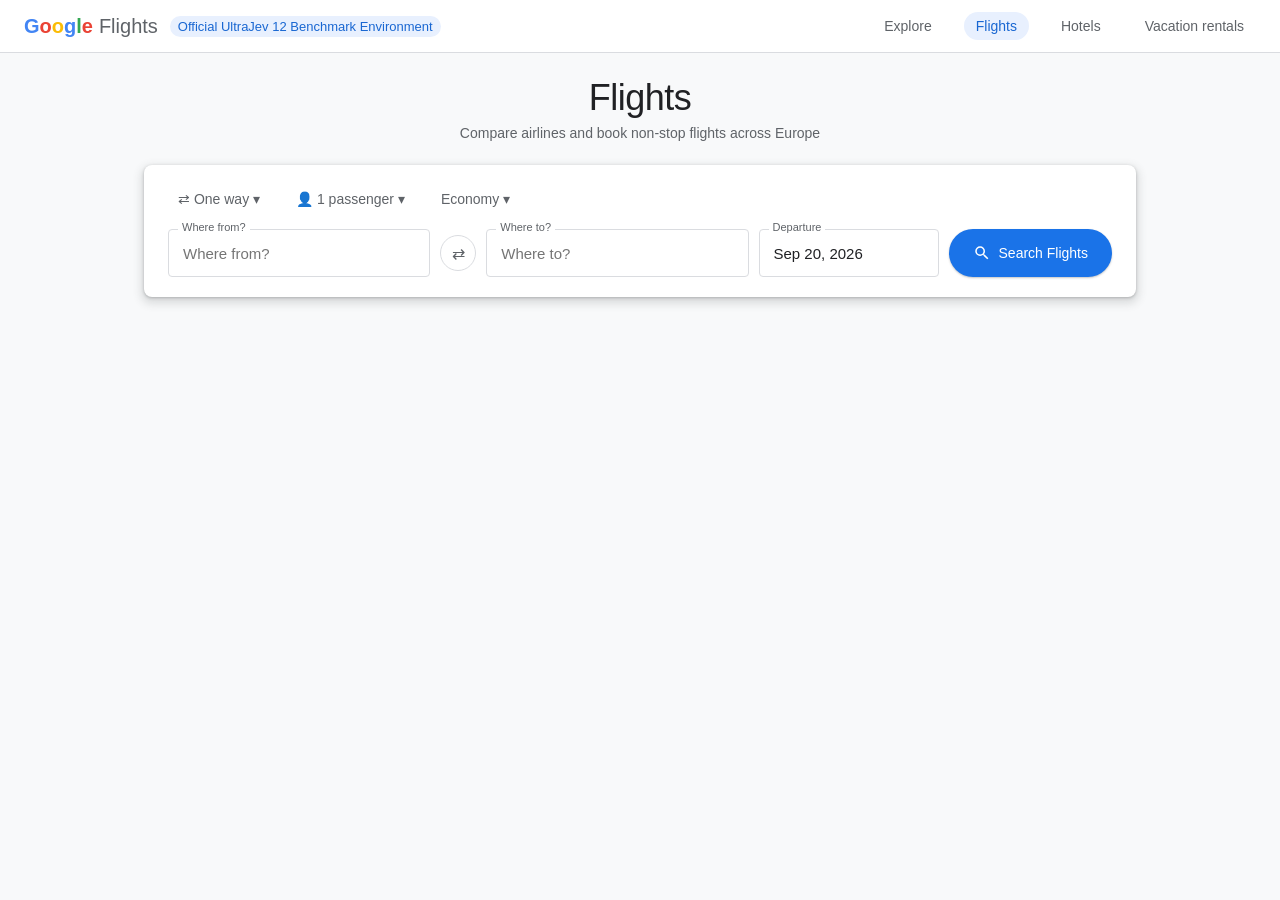
<file: demos/web_ui/static/apps/google_flights.html>
<!DOCTYPE html>
<html lang="en">
<head>
  <meta charset="UTF-8">
  <meta name="viewport" content="width=device-width, initial-scale=1.0">
  <title>Google Flights - Search Flights</title>
  <style>
    :root {
      --google-blue: #1a73e8;
      --google-blue-hover: #1765cc;
      --google-gray-bg: #f8f9fa;
      --google-surface: #ffffff;
      --google-border: #dadce0;
      --google-text: #202124;
      --google-text-sub: #5f6368;
      --google-green: #137333;
      --google-green-bg: #e6f4ea;
    }
    * {
      box-sizing: border-box;
      margin: 0;
      padding: 0;
      font-family: -apple-system, BlinkMacSystemFont, "Segoe UI", Roboto, "Google Sans", Helvetica, Arial, sans-serif;
    }
    body {
      background: var(--google-gray-bg);
      color: var(--google-text);
      min-height: 100vh;
      display: flex;
      flex-direction: column;
    }

    /* Google Flights Header */
    header.g-header {
      background: var(--google-surface);
      border-bottom: 1px solid var(--google-border);
      padding: 12px 24px;
      display: flex;
      align-items: center;
      justify-content: space-between;
      position: sticky;
      top: 0;
      z-index: 100;
    }
    .g-logo-row {
      display: flex;
      align-items: center;
      gap: 12px;
    }
    .g-logo {
      font-size: 20px;
      font-weight: 500;
      color: var(--google-text-sub);
      display: flex;
      align-items: center;
      gap: 6px;
    }
    .g-logo strong {
      color: #4285f4;
    }
    .g-logo strong span.red { color: #ea4335; }
    .g-logo strong span.yellow { color: #fbbc05; }
    .g-logo strong span.green { color: #34a853; }
    .g-tagline {
      font-size: 13px;
      background: #e8f0fe;
      color: #1967d2;
      padding: 3px 8px;
      border-radius: 12px;
      font-weight: 500;
    }
    .g-nav-tabs {
      display: flex;
      gap: 20px;
      font-size: 14px;
      color: var(--google-text-sub);
    }
    .g-nav-tab {
      padding: 6px 12px;
      border-radius: 16px;
      cursor: pointer;
      text-decoration: none;
      color: inherit;
    }
    .g-nav-tab.active {
      background: #e8f0fe;
      color: #1967d2;
      font-weight: 500;
    }

    /* Main Container */
    main.g-container {
      max-width: 1024px;
      width: 100%;
      margin: 24px auto;
      padding: 0 16px;
      flex: 1;
    }

    .hero-heading {
      text-align: center;
      margin-bottom: 24px;
    }
    .hero-heading h1 {
      font-size: 36px;
      font-weight: 400;
      color: var(--google-text);
      letter-spacing: -0.5px;
    }
    .hero-heading p {
      font-size: 14px;
      color: var(--google-text-sub);
      margin-top: 6px;
    }

    /* Search Box Card */
    .g-search-card {
      background: var(--google-surface);
      border-radius: 8px;
      box-shadow: 0 1px 3px rgba(60,64,67,0.3), 0 4px 8px 3px rgba(60,64,67,0.15);
      padding: 20px 24px;
      margin-bottom: 24px;
    }
    .search-options-row {
      display: flex;
      align-items: center;
      gap: 16px;
      margin-bottom: 16px;
      font-size: 14px;
      color: var(--google-text-sub);
    }
    .search-select-pill {
      display: flex;
      align-items: center;
      gap: 6px;
      padding: 6px 10px;
      border-radius: 4px;
      cursor: pointer;
    }
    .search-select-pill:hover {
      background: #f1f3f4;
    }

    .search-inputs-grid {
      display: grid;
      grid-template-columns: 1fr auto 1fr 180px auto;
      gap: 10px;
      align-items: center;
    }
    .input-field-wrapper {
      position: relative;
    }
    .input-field-wrapper label {
      position: absolute;
      top: -8px;
      left: 10px;
      background: white;
      padding: 0 4px;
      font-size: 11px;
      color: var(--google-text-sub);
      font-weight: 500;
    }
    .g-input {
      width: 100%;
      height: 48px;
      border: 1px solid var(--google-border);
      border-radius: 4px;
      padding: 0 14px;
      font-size: 15px;
      color: var(--google-text);
      outline: none;
      transition: border-color 0.2s, box-shadow 0.2s;
    }
    .g-input:focus {
      border-color: var(--google-blue);
      box-shadow: 0 0 0 1px var(--google-blue);
    }
    .swap-btn {
      width: 36px;
      height: 36px;
      border-radius: 50%;
      border: 1px solid var(--google-border);
      background: white;
      color: var(--google-text-sub);
      cursor: pointer;
      display: flex;
      align-items: center;
      justify-content: center;
      font-size: 16px;
    }
    .swap-btn:hover {
      background: #f1f3f4;
    }
    .btn-search {
      height: 48px;
      padding: 0 24px;
      background: var(--google-blue);
      color: white;
      border: none;
      border-radius: 24px;
      font-size: 14px;
      font-weight: 500;
      cursor: pointer;
      display: flex;
      align-items: center;
      gap: 8px;
      box-shadow: 0 1px 2px rgba(60,64,67,0.3);
      transition: background-color 0.2s, box-shadow 0.2s;
    }
    .btn-search:hover {
      background: var(--google-blue-hover);
      box-shadow: 0 1px 3px 1px rgba(60,64,67,0.15);
    }

    /* Results Section */
    .results-section {
      background: var(--google-surface);
      border-radius: 8px;
      border: 1px solid var(--google-border);
      padding: 24px;
      margin-bottom: 24px;
    }
    .results-header {
      display: flex;
      align-items: center;
      justify-content: space-between;
      border-bottom: 1px solid var(--google-border);
      padding-bottom: 16px;
      margin-bottom: 16px;
    }
    .results-title h2 {
      font-size: 18px;
      font-weight: 500;
      color: var(--google-text);
    }
    .results-title p {
      font-size: 13px;
      color: var(--google-text-sub);
      margin-top: 2px;
    }
    .results-badge {
      font-size: 12px;
      font-weight: 500;
      color: var(--google-green);
      background: var(--google-green-bg);
      padding: 4px 10px;
      border-radius: 12px;
    }

    .flight-card {
      border: 1px solid var(--google-border);
      border-radius: 8px;
      padding: 16px 20px;
      margin-bottom: 12px;
      display: flex;
      align-items: center;
      justify-content: space-between;
      transition: border-color 0.2s, box-shadow 0.2s, transform 0.15s;
      background: white;
      cursor: pointer;
    }
    .flight-card:hover {
      border-color: #b8bdc5;
      box-shadow: 0 2px 6px rgba(60,64,67,0.15);
    }
    .flight-card.top-pick {
      border-left: 4px solid #1a73e8;
    }
    .flight-card.selected {
      border: 2px solid #1a73e8;
      background: #f8fbff;
    }
    .flight-left {
      display: flex;
      align-items: center;
      gap: 16px;
    }
    .airline-logo-box {
      width: 44px;
      height: 44px;
      border-radius: 6px;
      display: flex;
      align-items: center;
      justify-content: center;
      font-weight: 700;
      font-size: 14px;
      background: #f1f3f4;
      color: #3c4043;
    }
    .airline-logo-box.swiss {
      background: #e70000;
      color: white;
    }
    .airline-logo-box.ba {
      background: #075aaa;
      color: white;
    }
    .airline-logo-box.easyjet {
      background: #ff6600;
      color: white;
    }
    .airline-logo-box.lh {
      background: #002244;
      color: #ffcc00;
    }

    .flight-times-col {
      display: flex;
      flex-direction: column;
    }
    .flight-times {
      font-size: 16px;
      font-weight: 500;
      color: var(--google-text);
    }
    .flight-airline-name {
      font-size: 13px;
      color: var(--google-text-sub);
      margin-top: 2px;
    }
    .flight-duration-col {
      margin-left: 24px;
    }
    .flight-duration {
      font-size: 14px;
      font-weight: 500;
    }
    .flight-stops {
      font-size: 13px;
      color: var(--google-green);
    }
    .flight-stops.one-stop {
      color: #c5221f;
    }

    .flight-right {
      display: flex;
      align-items: center;
      gap: 20px;
    }
    .flight-price-box {
      text-align: right;
    }
    .flight-price {
      font-size: 18px;
      font-weight: 600;
      color: var(--google-green);
    }
    .flight-price-sub {
      font-size: 12px;
      color: var(--google-text-sub);
    }
    .btn-select-flight {
      padding: 8px 16px;
      border-radius: 18px;
      border: 1px solid var(--google-blue);
      background: white;
      color: var(--google-blue);
      font-size: 13px;
      font-weight: 500;
      cursor: pointer;
      transition: all 0.2s;
    }
    .btn-select-flight:hover, .btn-select-flight.selected {
      background: var(--google-blue);
      color: white;
    }

    /* Confirmation Banner */
    .confirmation-banner {
      background: #e6f4ea;
      border: 1px solid #34a853;
      border-radius: 8px;
      padding: 20px 24px;
      margin-top: 24px;
      display: flex;
      align-items: center;
      gap: 16px;
    }
    .conf-icon {
      width: 48px;
      height: 48px;
      background: #34a853;
      color: white;
      border-radius: 50%;
      display: flex;
      align-items: center;
      justify-content: center;
      font-size: 24px;
      flex-shrink: 0;
    }
    .conf-details h3 {
      font-size: 18px;
      color: #137333;
      margin-bottom: 4px;
    }
    .conf-details p {
      font-size: 14px;
      color: #202124;
      line-height: 1.5;
    }
    .conf-pnr {
      display: inline-block;
      margin-top: 6px;
      font-family: monospace;
      font-size: 13px;
      background: white;
      padding: 2px 8px;
      border-radius: 4px;
      border: 1px solid #ceead6;
      font-weight: 700;
    }

    /* Agent Visual Indicator */
    #agent-visual-cursor {
      position: fixed;
      pointer-events: none;
      z-index: 9999;
      transform: translate3d(-100px, -100px, 0);
      transition: transform 0.4s cubic-bezier(0.2, 0.8, 0.2, 1);
      display: none;
    }
    .agent-cursor-dot {
      width: 14px;
      height: 14px;
      background: #00e5ff;
      border: 2px solid #0f172a;
      border-radius: 50%;
      box-shadow: 0 0 12px #00e5ff;
    }
    .agent-cursor-tag {
      position: absolute;
      left: 18px;
      top: -6px;
      background: #0f172a;
      color: #00e5ff;
      font-size: 11px;
      font-weight: 600;
      padding: 2px 6px;
      border-radius: 4px;
      white-space: nowrap;
      border: 1px solid #00e5ff;
    }

    .hidden {
      display: none !important;
    }
  </style>
</head>
<body>

  <!-- Agent Mouse Pointer -->
  <div id="agent-visual-cursor">
    <div class="agent-cursor-dot"></div>
    <div class="agent-cursor-tag">Tractus Agent</div>
  </div>

  <header class="g-header">
    <div class="g-logo-row">
      <div class="g-logo">
        <strong><span>G</span><span class="red">o</span><span class="yellow">o</span><span>g</span><span class="green">l</span><span class="red">e</span></strong> Flights
      </div>
      <span class="g-tagline">Official UltraJev 12 Benchmark Environment</span>
    </div>
    <nav class="g-nav-tabs">
      <a href="#" class="g-nav-tab">Explore</a>
      <a href="#" class="g-nav-tab active">Flights</a>
      <a href="#" class="g-nav-tab">Hotels</a>
      <a href="#" class="g-nav-tab">Vacation rentals</a>
    </nav>
  </header>

  <main class="g-container">
    <div class="hero-heading">
      <h1>Flights</h1>
      <p>Compare airlines and book non-stop flights across Europe</p>
    </div>

    <!-- Search Form Box -->
    <div class="g-search-card" id="search-card">
      <div class="search-options-row">
        <div class="search-select-pill">⇄ One way ▾</div>
        <div class="search-select-pill">👤 1 passenger ▾</div>
        <div class="search-select-pill">Economy ▾</div>
      </div>

      <div class="search-inputs-grid">
        <!-- Origin -->
        <div class="input-field-wrapper">
          <label for="origin-input">Where from?</label>
          <input type="text" id="origin-input" class="g-input" placeholder="Where from?" value="" autocomplete="off" />
        </div>

        <button class="swap-btn" id="btn-swap-cities" title="Swap locations">⇄</button>

        <!-- Destination -->
        <div class="input-field-wrapper">
          <label for="destination-input">Where to?</label>
          <input type="text" id="destination-input" class="g-input" placeholder="Where to?" value="" autocomplete="off" />
        </div>

        <!-- Date -->
        <div class="input-field-wrapper">
          <label for="departure-date">Departure</label>
          <input type="text" id="departure-date" class="g-input" value="Sep 20, 2026" readonly />
        </div>

        <!-- Search Button -->
        <button id="search-flights-btn" class="btn-search">
          <svg width="18" height="18" viewBox="0 0 24 24" fill="currentColor">
            <path d="M15.5 14h-.79l-.28-.27A6.471 6.471 0 0 0 16 9.5 6.5 6.5 0 1 0 9.5 16c1.61 0 3.09-.59 4.23-1.57l.27.28v.79l5 4.99L20.49 19l-4.99-5zm-6 0C7.01 14 5 11.99 5 9.5S7.01 5 9.5 5 14 7.01 14 9.5 11.99 14 9.5 14z"/>
          </svg>
          Search Flights
        </button>
      </div>
    </div>

    <!-- Results Section -->
    <section class="results-section hidden" id="flight-results-section">
      <div class="results-header">
        <div class="results-title">
          <h2>Top departing flights (Zurich to London)</h2>
          <p>Ranked based on price, duration, and airport convenience</p>
        </div>
        <span class="results-badge">★ UltraJev Benchmark Suite</span>
      </div>

      <!-- Filter Chips Bar -->
      <div style="display: flex; gap: 8px; flex-wrap: wrap; margin-bottom: 16px; padding-bottom: 12px; border-bottom: 1px solid var(--google-border);">
        <button class="btn-select-flight selected" style="padding: 4px 12px; font-size: 12px;">All Stops (10)</button>
        <button class="btn-select-flight" style="padding: 4px 12px; font-size: 12px;">Nonstop only (5)</button>
        <button class="btn-select-flight" style="padding: 4px 12px; font-size: 12px;">Star Alliance</button>
        <button class="btn-select-flight" style="padding: 4px 12px; font-size: 12px;">oneworld</button>
        <button class="btn-select-flight" style="padding: 4px 12px; font-size: 12px;">Under CHF 150</button>
        <button class="btn-select-flight" style="padding: 4px 12px; font-size: 12px;">Morning Departure</button>
      </div>

      <!-- Card 1: Swiss International Air Lines LX 316 (Official Target) -->
      <div class="flight-card top-pick" id="card-flight-lx316" onclick="selectFlight('lx316')">
        <div class="flight-left">
          <div class="airline-logo-box swiss">LX</div>
          <div class="flight-times-col">
            <div class="flight-times">07:15 – 08:05</div>
            <div class="flight-airline-name">Swiss International Air Lines • LX 316</div>
          </div>
          <div class="flight-duration-col">
            <div class="flight-duration">1h 50m</div>
            <div class="flight-stops">Non-stop • ZRH ➔ LHR</div>
          </div>
        </div>
        <div class="flight-right">
          <div class="flight-price-box">
            <div class="flight-price">CHF 142</div>
            <div class="flight-price-sub">One-way total</div>
          </div>
          <button class="btn-select-flight" id="btn-select-lx316">Select flight</button>
        </div>
      </div>

      <!-- Card 2: British Airways BA 711 -->
      <div class="flight-card" id="card-flight-ba711" onclick="selectFlight('ba711')">
        <div class="flight-left">
          <div class="airline-logo-box ba">BA</div>
          <div class="flight-times-col">
            <div class="flight-times">10:20 – 11:15</div>
            <div class="flight-airline-name">British Airways • BA 711</div>
          </div>
          <div class="flight-duration-col">
            <div class="flight-duration">1h 55m</div>
            <div class="flight-stops">Non-stop • ZRH ➔ LHR</div>
          </div>
        </div>
        <div class="flight-right">
          <div class="flight-price-box">
            <div class="flight-price">CHF 158</div>
            <div class="flight-price-sub">One-way total</div>
          </div>
          <button class="btn-select-flight" id="btn-select-ba711">Select flight</button>
        </div>
      </div>

      <!-- Card 3: easyJet EZS 8421 -->
      <div class="flight-card" id="card-flight-ezs8421" onclick="selectFlight('ezs8421')">
        <div class="flight-left">
          <div class="airline-logo-box easyjet">U2</div>
          <div class="flight-times-col">
            <div class="flight-times">13:40 – 14:35</div>
            <div class="flight-airline-name">easyJet • EZS 8421</div>
          </div>
          <div class="flight-duration-col">
            <div class="flight-duration">1h 55m</div>
            <div class="flight-stops">Non-stop • ZRH ➔ LGW</div>
          </div>
        </div>
        <div class="flight-right">
          <div class="flight-price-box">
            <div class="flight-price">CHF 89</div>
            <div class="flight-price-sub">One-way total</div>
          </div>
          <button class="btn-select-flight" id="btn-select-ezs8421">Select flight</button>
        </div>
      </div>

      <!-- Card 4: Lufthansa LH 1184 -->
      <div class="flight-card" id="card-flight-lh1184" onclick="selectFlight('lh1184')">
        <div class="flight-left">
          <div class="airline-logo-box lh">LH</div>
          <div class="flight-times-col">
            <div class="flight-times">08:00 – 11:45</div>
            <div class="flight-airline-name">Lufthansa • LH 1184</div>
          </div>
          <div class="flight-duration-col">
            <div class="flight-duration">3h 45m</div>
            <div class="flight-stops one-stop">1 stop • FRA (55m layover)</div>
          </div>
        </div>
        <div class="flight-right">
          <div class="flight-price-box">
            <div class="flight-price">CHF 215</div>
            <div class="flight-price-sub">One-way total</div>
          </div>
          <button class="btn-select-flight" id="btn-select-lh1184">Select flight</button>
        </div>
      </div>

      <!-- Card 5: Air France AF 1114 -->
      <div class="flight-card" id="card-flight-af1114" onclick="selectFlight('af1114')">
        <div class="flight-left">
          <div class="airline-logo-box" style="background: #002157; color: white;">AF</div>
          <div class="flight-times-col">
            <div class="flight-times">12:15 – 15:40</div>
            <div class="flight-airline-name">Air France • AF 1114</div>
          </div>
          <div class="flight-duration-col">
            <div class="flight-duration">3h 25m</div>
            <div class="flight-stops one-stop">1 stop • CDG (1h 10m layover)</div>
          </div>
        </div>
        <div class="flight-right">
          <div class="flight-price-box">
            <div class="flight-price">CHF 178</div>
            <div class="flight-price-sub">One-way total</div>
          </div>
          <button class="btn-select-flight" id="btn-select-af1114">Select flight</button>
        </div>
      </div>

      <!-- Card 6: KLM Royal Dutch Airlines KL 1960 -->
      <div class="flight-card" id="card-flight-kl1960" onclick="selectFlight('kl1960')">
        <div class="flight-left">
          <div class="airline-logo-box" style="background: #00a1de; color: white;">KL</div>
          <div class="flight-times-col">
            <div class="flight-times">09:30 – 13:10</div>
            <div class="flight-airline-name">KLM Royal Dutch Airlines • KL 1960</div>
          </div>
          <div class="flight-duration-col">
            <div class="flight-duration">3h 40m</div>
            <div class="flight-stops one-stop">1 stop • AMS (1h 05m layover)</div>
          </div>
        </div>
        <div class="flight-right">
          <div class="flight-price-box">
            <div class="flight-price">CHF 165</div>
            <div class="flight-price-sub">One-way total</div>
          </div>
          <button class="btn-select-flight" id="btn-select-kl1960">Select flight</button>
        </div>
      </div>

      <!-- Card 7: British Airways BA 715 -->
      <div class="flight-card" id="card-flight-ba715" onclick="selectFlight('ba715')">
        <div class="flight-left">
          <div class="airline-logo-box ba">BA</div>
          <div class="flight-times-col">
            <div class="flight-times">14:50 – 15:45</div>
            <div class="flight-airline-name">British Airways • BA 715</div>
          </div>
          <div class="flight-duration-col">
            <div class="flight-duration">1h 55m</div>
            <div class="flight-stops">Non-stop • ZRH ➔ LHR</div>
          </div>
        </div>
        <div class="flight-right">
          <div class="flight-price-box">
            <div class="flight-price">CHF 189</div>
            <div class="flight-price-sub">One-way total</div>
          </div>
          <button class="btn-select-flight" id="btn-select-ba715">Select flight</button>
        </div>
      </div>

      <!-- Card 8: Swiss International Air Lines LX 324 -->
      <div class="flight-card" id="card-flight-lx324" onclick="selectFlight('lx324')">
        <div class="flight-left">
          <div class="airline-logo-box swiss">LX</div>
          <div class="flight-times-col">
            <div class="flight-times">17:25 – 18:15</div>
            <div class="flight-airline-name">Swiss International Air Lines • LX 324</div>
          </div>
          <div class="flight-duration-col">
            <div class="flight-duration">1h 50m</div>
            <div class="flight-stops">Non-stop • ZRH ➔ LHR</div>
          </div>
        </div>
        <div class="flight-right">
          <div class="flight-price-box">
            <div class="flight-price">CHF 210</div>
            <div class="flight-price-sub">One-way total</div>
          </div>
          <button class="btn-select-flight" id="btn-select-lx324">Select flight</button>
        </div>
      </div>

      <!-- Card 9: Eurowings EW 9762 -->
      <div class="flight-card" id="card-flight-ew9762" onclick="selectFlight('ew9762')">
        <div class="flight-left">
          <div class="airline-logo-box" style="background: #660033; color: white;">EW</div>
          <div class="flight-times-col">
            <div class="flight-times">06:45 – 10:30</div>
            <div class="flight-airline-name">Eurowings • EW 9762</div>
          </div>
          <div class="flight-duration-col">
            <div class="flight-duration">3h 45m</div>
            <div class="flight-stops one-stop">1 stop • DUS (1h 15m layover)</div>
          </div>
        </div>
        <div class="flight-right">
          <div class="flight-price-box">
            <div class="flight-price">CHF 115</div>
            <div class="flight-price-sub">One-way total</div>
          </div>
          <button class="btn-select-flight" id="btn-select-ew9762">Select flight</button>
        </div>
      </div>

      <!-- Card 10: Austrian Airlines OS 562 -->
      <div class="flight-card" id="card-flight-os562" onclick="selectFlight('os562')">
        <div class="flight-left">
          <div class="airline-logo-box" style="background: #d81e05; color: white;">OS</div>
          <div class="flight-times-col">
            <div class="flight-times">11:00 – 16:05</div>
            <div class="flight-airline-name">Austrian Airlines • OS 562</div>
          </div>
          <div class="flight-duration-col">
            <div class="flight-duration">5h 05m</div>
            <div class="flight-stops one-stop">1 stop • VIE (2h 20m layover)</div>
          </div>
        </div>
        <div class="flight-right">
          <div class="flight-price-box">
            <div class="flight-price">CHF 198</div>
            <div class="flight-price-sub">One-way total</div>
          </div>
          <button class="btn-select-flight" id="btn-select-os562">Select flight</button>
        </div>
      </div>
    </section>

    <!-- Itinerary Confirmed Section (Final Terminal Step) -->
    <div class="confirmation-banner hidden" id="flight-confirmation-card">
      <div class="conf-icon">✓</div>
      <div class="conf-details">
        <h3>Itinerary Confirmed — Swiss International Air Lines LX 316</h3>
        <p>Your one-way flight from <strong>Zurich (ZRH)</strong> to <strong>London Heathrow (LHR)</strong> on <strong>Sep 20, 2026</strong> has been successfully booked for 1 passenger.</p>
        <p>Total Paid: <strong>CHF 142.00</strong> • E-Ticket Issued • Cabin: Economy</p>
        <span class="conf-pnr">BOOKING REF / PNR: LX-990-28194412</span>
      </div>
    </div>
  </main>

  <script>
    // Real interactive logic on this standalone page
    const searchBtn = document.getElementById('search-flights-btn');
    const originInput = document.getElementById('origin-input');
    const destInput = document.getElementById('destination-input');
    const resultsSection = document.getElementById('flight-results-section');
    const confCard = document.getElementById('flight-confirmation-card');

    searchBtn.addEventListener('click', () => {
      resultsSection.classList.remove('hidden');
      resultsSection.scrollIntoView({ behavior: 'smooth' });
    });

    window.selectFlight = function(flightId) {
      document.querySelectorAll('.flight-card').forEach(c => c.classList.remove('selected'));
      document.querySelectorAll('.btn-select-flight').forEach(b => {
        b.classList.remove('selected');
        b.textContent = 'Select flight';
      });

      const card = document.getElementById(`card-flight-${flightId}`);
      const btn = document.getElementById(`btn-select-${flightId}`);
      if (card) card.classList.add('selected');
      if (btn) {
        btn.classList.add('selected');
        btn.textContent = '✓ Selected';
      }

      confCard.classList.remove('hidden');
      confCard.scrollIntoView({ behavior: 'smooth' });
    };

    // Agent Visual Cursor Positioning API
    window.setAgentCursor = function(x, y, label) {
      const c = document.getElementById('agent-visual-cursor');
      if (!c) return;
      c.style.display = 'block';
      c.style.transform = `translate3d(${x}px, ${y}px, 0)`;
      if (label) {
        const tag = c.querySelector('.agent-cursor-tag');
        if (tag) tag.textContent = label;
      }
    };
  </script>
</body>
</html>
</file>
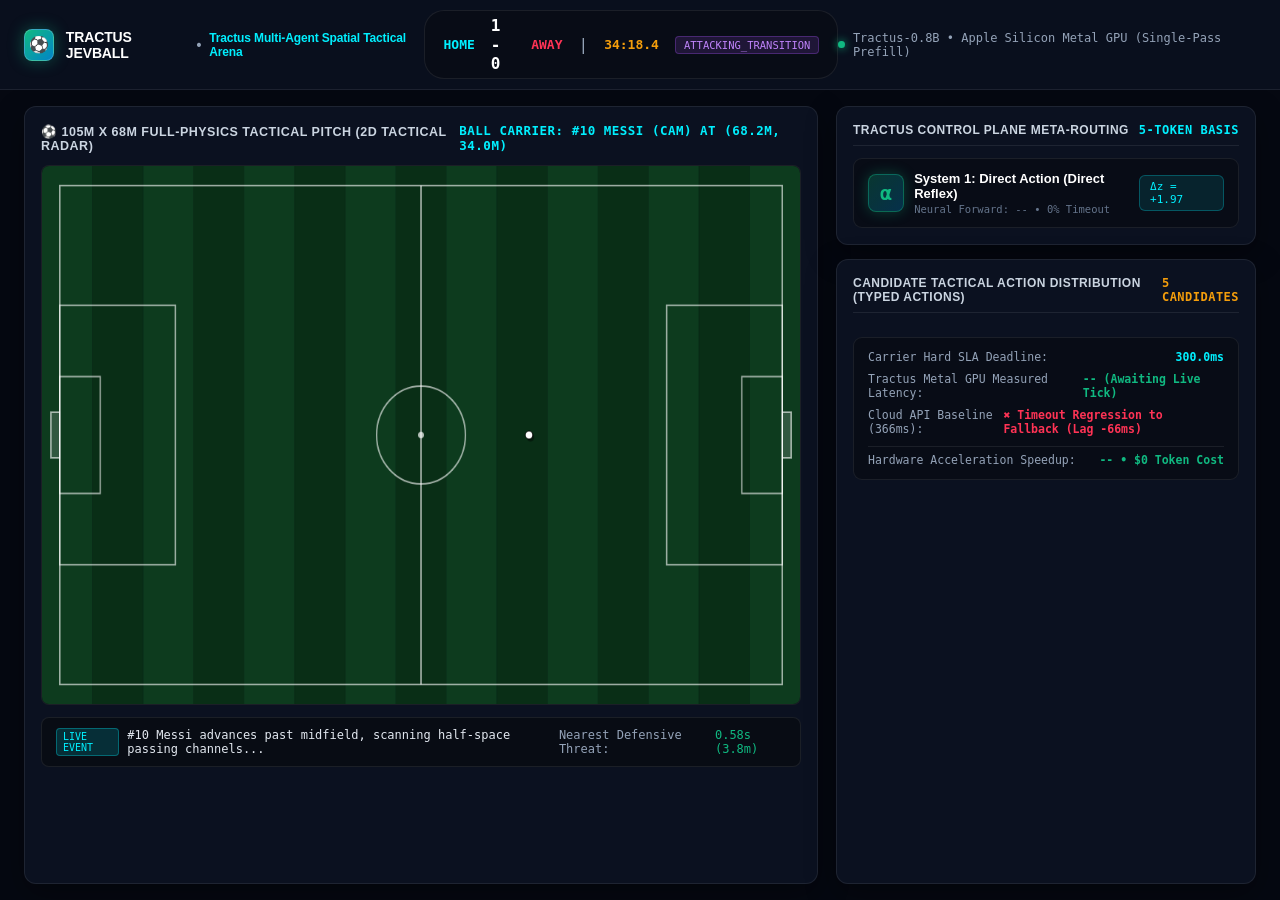
<file: demos/web_ui/static/apps/jevball_arena.html>
<!DOCTYPE html>
<html lang="zh-CN">
<head>
  <meta charset="UTF-8">
  <meta name="viewport" content="width=device-width, initial-scale=1.0">
  <title>JEVBALL • Tractus Multi-Agent Spatial Tactical Arena</title>
  <style>
    :root {
      --bg: #050811;
      --surface-1: #0b1120;
      --surface-2: #121c33;
      --border: rgba(255, 255, 255, 0.08);
      --border-bright: rgba(255, 255, 255, 0.16);
      --text-main: #f8fafc;
      --text-dim: #94a3b8;
      --text-muted: #64748b;
      --cyan: #00f0ff;
      --blue: #3b82f6;
      --emerald: #10b981;
      --crimson: #ff3355;
      --gold: #f59e0b;
      --purple: #a855f7;
      --pitch-green: #0d3b1e;
      --pitch-stripe: #092e16;
      --pitch-line: rgba(255, 255, 255, 0.55);
    }

    * { box-sizing: border-box; margin: 0; padding: 0; }
    body {
      background: var(--bg);
      font-family: 'Plus Jakarta Sans', 'SF Pro Display', -apple-system, BlinkMacSystemFont, 'Segoe UI', sans-serif;
      color: var(--text-main);
      min-height: 100vh;
      overflow-x: hidden;
      display: flex;
      flex-direction: column;
    }
    .mono { font-family: 'JetBrains Mono', 'SF Mono', ui-monospace, Menlo, monospace; }

    /* Top Studio Header */
    header.arena-header {
      background: rgba(11, 17, 32, 0.85);
      backdrop-filter: blur(20px);
      border-bottom: 1px solid var(--border);
      padding: 10px 24px;
      display: flex;
      align-items: center;
      justify-content: space-between;
      position: sticky;
      top: 0;
      z-index: 50;
    }
    .brand-group {
      display: flex;
      align-items: center;
      gap: 12px;
    }
    .brand-icon {
      width: 32px;
      height: 32px;
      border-radius: 8px;
      background: linear-gradient(135deg, #10b981, #0284c7);
      display: flex;
      align-items: center;
      justify-content: center;
      font-size: 16px;
      box-shadow: 0 0 16px rgba(16, 185, 129, 0.4);
      border: 1px solid rgba(255, 255, 255, 0.2);
    }
    .brand-title {
      font-size: 14px;
      font-weight: 700;
      letter-spacing: -0.01em;
      color: #fff;
      display: flex;
      align-items: center;
      gap: 8px;
    }
    .brand-sep { color: var(--text-dim); }
    .brand-subtitle {
      font-size: 12px;
      color: var(--cyan);
      font-weight: 600;
    }

    /* Scoreboard Pill */
    .scoreboard-strip {
      display: flex;
      align-items: center;
      gap: 16px;
      background: #080c16;
      border: 1px solid var(--border);
      border-radius: 20px;
      padding: 5px 18px;
    }
    .team-badge {
      display: flex;
      align-items: center;
      gap: 6px;
      font-size: 13px;
      font-weight: 700;
    }
    .team-home { color: var(--cyan); }
    .team-away { color: var(--crimson); }
    .score-nums {
      font-size: 16px;
      font-weight: 800;
      letter-spacing: 0.05em;
      color: #fff;
    }
    .match-clock {
      color: var(--gold);
      font-size: 13px;
      font-weight: 700;
    }
    .phase-pill {
      font-size: 10.5px;
      padding: 2px 8px;
      border-radius: 4px;
      background: rgba(168, 85, 247, 0.15);
      color: #c084fc;
      border: 1px solid rgba(168, 85, 247, 0.3);
    }

    /* Engine Status */
    .engine-status-badge {
      display: flex;
      align-items: center;
      gap: 8px;
      font-size: 12px;
      color: var(--text-dim);
    }
    .live-dot {
      width: 7px;
      height: 7px;
      border-radius: 50%;
      background: var(--emerald);
      box-shadow: 0 0 8px var(--emerald);
      animation: pulseDot 1.8s infinite;
    }
    @keyframes pulseDot {
      0%, 100% { opacity: 1; transform: scale(1); }
      50% { opacity: 0.4; transform: scale(0.85); }
    }

    /* Main Console Grid */
    main.arena-grid {
      display: grid;
      grid-template-columns: 1fr 420px;
      gap: 18px;
      max-width: 1560px;
      margin: 0 auto;
      padding: 16px 24px;
      width: 100%;
      flex: 1;
    }

    /* Left Stage: 2D Pitch Canvas */
    .pitch-stage-box {
      background: var(--surface-1);
      border: 1px solid var(--border);
      border-radius: 12px;
      padding: 16px;
      display: flex;
      flex-direction: column;
      gap: 12px;
      box-shadow: 0 10px 30px rgba(0, 0, 0, 0.35);
    }
    .stage-header-row {
      display: flex;
      align-items: center;
      justify-content: space-between;
    }
    .stage-title {
      font-size: 12.5px;
      font-weight: 700;
      color: #cbd5e1;
      text-transform: uppercase;
      letter-spacing: 0.04em;
      display: flex;
      align-items: center;
      gap: 6px;
    }
    .canvas-wrap {
      width: 100%;
      height: 540px;
      background: #080c14;
      border: 1px solid var(--border);
      border-radius: 8px;
      position: relative;
      overflow: hidden;
    }
    canvas#pitch-canvas {
      width: 100%;
      height: 100%;
      display: block;
    }

    /* Goal Flash Overlay */
    .goal-overlay {
      position: absolute;
      top: 0; left: 0; right: 0; bottom: 0;
      background: rgba(16, 185, 129, 0.25);
      backdrop-filter: blur(4px);
      display: flex;
      flex-direction: column;
      align-items: center;
      justify-content: center;
      opacity: 0;
      pointer-events: none;
      transition: opacity 0.3s ease;
      z-index: 20;
    }
    .goal-overlay.active { opacity: 1; }
    .goal-banner {
      font-size: 52px;
      font-weight: 900;
      letter-spacing: 0.08em;
      color: #fff;
      text-shadow: 0 0 30px rgba(16, 185, 129, 0.9), 0 0 60px rgba(0, 240, 255, 0.6);
      animation: goalPop 0.6s cubic-bezier(0.16, 1, 0.3, 1);
    }
    .goal-sub {
      font-size: 16px;
      font-weight: 700;
      color: #6ee7b7;
      margin-top: 8px;
    }
    @keyframes goalPop {
      0% { transform: scale(0.6); }
      70% { transform: scale(1.1); }
      100% { transform: scale(1.0); }
    }

    /* Bottom Control & Event Bar */
    .pitch-bottom-bar {
      display: flex;
      align-items: center;
      justify-content: space-between;
      background: #080c14;
      border: 1px solid var(--border);
      border-radius: 8px;
      padding: 10px 14px;
      font-size: 12px;
    }
    .event-ticker {
      display: flex;
      align-items: center;
      gap: 8px;
      color: #e2e8f0;
    }
    .event-badge {
      font-size: 10px;
      padding: 2px 6px;
      border-radius: 4px;
      background: rgba(0, 240, 255, 0.15);
      color: var(--cyan);
      border: 1px solid rgba(0, 240, 255, 0.3);
    }

    /* Right Column: Tractus Metacognitive Brain Studio */
    .brain-col {
      display: flex;
      flex-direction: column;
      gap: 14px;
    }

    /* Tractus Phase Card */
    .tractus-card {
      background: var(--surface-1);
      border: 1px solid var(--border);
      border-radius: 12px;
      padding: 16px;
      display: flex;
      flex-direction: column;
      gap: 12px;
      box-shadow: 0 10px 30px rgba(0, 0, 0, 0.35);
    }
    .card-title-row {
      display: flex;
      align-items: center;
      justify-content: space-between;
      border-bottom: 1px solid var(--border);
      padding-bottom: 8px;
    }
    .card-title {
      font-size: 12px;
      font-weight: 700;
      color: #cbd5e1;
      text-transform: uppercase;
      letter-spacing: 0.04em;
    }

    /* Dual-Mode Greek Route Pill */
    .route-display-box {
      background: #080c16;
      border: 1px solid var(--border);
      border-radius: 9px;
      padding: 12px 14px;
      display: flex;
      align-items: center;
      justify-content: space-between;
    }
    .route-left {
      display: flex;
      align-items: center;
      gap: 10px;
    }
    .greek-token-badge {
      width: 38px;
      height: 38px;
      border-radius: 8px;
      display: flex;
      align-items: center;
      justify-content: center;
      font-size: 20px;
      font-weight: 800;
      border: 1px solid rgba(255, 255, 255, 0.2);
    }
    .badge-alpha {
      background: linear-gradient(135deg, rgba(16, 185, 129, 0.25), rgba(2, 132, 199, 0.3));
      color: var(--emerald);
      border-color: rgba(16, 185, 129, 0.4);
      box-shadow: 0 0 14px rgba(16, 185, 129, 0.3);
    }
    .badge-epsilon {
      background: linear-gradient(135deg, rgba(168, 85, 247, 0.25), rgba(225, 29, 72, 0.3));
      color: #c084fc;
      border-color: rgba(168, 85, 247, 0.4);
      box-shadow: 0 0 14px rgba(168, 85, 247, 0.3);
    }
    .route-name-title {
      font-size: 13px;
      font-weight: 700;
      color: #fff;
    }
    .route-name-sub {
      font-size: 10.5px;
      color: var(--text-muted);
      margin-top: 2px;
    }
    .delta-z-pill {
      font-size: 11px;
      padding: 4px 10px;
      border-radius: 6px;
      background: rgba(0, 240, 255, 0.1);
      color: var(--cyan);
      border: 1px solid rgba(0, 240, 255, 0.25);
    }

    /* Candidate Action Distribution List */
    .candidates-list-box {
      display: flex;
      flex-direction: column;
      gap: 7px;
      max-height: 290px;
      overflow-y: auto;
    }
    .candidate-row {
      background: #080c16;
      border: 1px solid var(--border);
      border-radius: 8px;
      padding: 9px 12px;
      display: flex;
      flex-direction: column;
      gap: 5px;
      transition: all 0.2s ease;
    }
    .candidate-row.is-selected {
      border-color: var(--emerald);
      background: rgba(16, 185, 129, 0.08);
      box-shadow: 0 0 16px rgba(16, 185, 129, 0.18);
    }
    .cand-head {
      display: flex;
      align-items: center;
      justify-content: space-between;
      font-size: 12px;
    }
    .cand-label {
      font-weight: 700;
      color: #e2e8f0;
      display: flex;
      align-items: center;
      gap: 6px;
    }
    .cand-slot {
      color: var(--gold);
      font-weight: 800;
    }
    .cand-pct {
      font-weight: 800;
      color: var(--text-dim);
    }
    .candidate-row.is-selected .cand-pct {
      color: var(--emerald);
      font-size: 13px;
    }
    .meter-track {
      height: 5px;
      background: rgba(255, 255, 255, 0.06);
      border-radius: 3px;
      overflow: hidden;
    }
    .meter-fill {
      height: 100%;
      background: var(--cyan);
      border-radius: 3px;
      transition: width 0.25s ease;
    }
    .candidate-row.is-selected .meter-fill {
      background: var(--emerald);
      box-shadow: 0 0 8px var(--emerald);
    }
    .cand-facts {
      font-size: 10.5px;
      color: var(--text-muted);
    }

    /* SLA Telemetry Card */
    .sla-strip {
      background: #080c16;
      border: 1px solid var(--border);
      border-radius: 9px;
      padding: 12px 14px;
      display: flex;
      flex-direction: column;
      gap: 8px;
    }
    .sla-row {
      display: flex;
      align-items: center;
      justify-content: space-between;
      font-size: 11.5px;
    }
    .sla-k { color: var(--text-dim); }
    .sla-v { font-weight: 700; }
    .v-green { color: var(--emerald); }
    .v-red { color: var(--crimson); }
    .v-cyan { color: var(--cyan); }
  </style>
</head>
<body>

  <!-- Top Studio Header -->
  <header class="arena-header">
    <div class="brand-group">
      <div class="brand-icon">⚽</div>
      <div class="brand-title">
        <span>TRACTUS JEVBALL</span>
        <span class="brand-sep">•</span>
        <span class="brand-subtitle">Tractus Multi-Agent Spatial Tactical Arena</span>
      </div>
    </div>

    <!-- Live Scoreboard -->
    <div class="scoreboard-strip mono">
      <div class="team-badge team-home">
        <span>HOME</span>
      </div>
      <div class="score-nums" id="score-display">1 - 0</div>
      <div class="team-badge team-away">
        <span>AWAY</span>
      </div>
      <span class="brand-sep">|</span>
      <div class="match-clock" id="clock-display">34:18.4</div>
      <div class="phase-pill" id="phase-pill">ATTACKING_TRANSITION</div>
    </div>

    <!-- Hardware SLA Badge -->
    <div class="engine-status-badge mono">
      <span class="live-dot"></span>
      <span id="engine-tag">Tractus-0.8B • Apple Silicon Metal GPU (Single-Pass Prefill)</span>
    </div>
  </header>

  <!-- Main Console Grid -->
  <main class="arena-grid">

    <!-- Left Stage: 2D Pitch Canvas -->
    <section class="pitch-stage-box">
      <div class="stage-header-row">
        <div class="stage-title">
          <span>⚽ 105m x 68m Full-Physics Tactical Pitch (2D Tactical Radar)</span>
        </div>
        <div class="stage-title mono" id="carrier-tag" style="color: var(--cyan);">
          <span>Ball Carrier: #10 Messi (CAM) at (68.2m, 34.0m)</span>
        </div>
      </div>

      <div class="canvas-wrap" id="canvas-wrap">
        <canvas id="pitch-canvas" width="1024" height="660"></canvas>
        <div class="goal-overlay" id="goal-overlay">
          <div class="goal-banner">⚽ GOOOAAAL!</div>
          <div class="goal-sub mono">HOME 2 - 0 AWAY • Neural Streaming Low-Latency Tactical Closure</div>
        </div>
      </div>

      <div class="pitch-bottom-bar mono">
        <div class="event-ticker">
          <span class="event-badge">LIVE EVENT</span>
          <span id="event-desc-text">#10 Messi advances past midfield, scanning half-space passing channels...</span>
        </div>
        <div class="event-ticker" id="threat-eta-box">
          <span style="color: var(--text-dim);">Nearest Defensive Threat:</span>
          <span style="color: var(--emerald);" id="threat-eta-val">0.58s (3.8m)</span>
        </div>
      </div>
    </section>

    <!-- Right Column: Tractus Metacognitive Brain Studio -->
    <aside class="brain-col">

      <!-- Tractus Dual-Mode Phase Transition Card -->
      <section class="tractus-card">
        <div class="card-title-row">
          <span class="card-title">Tractus Control Plane Meta-Routing</span>
          <span class="card-title mono" style="color: var(--cyan);">5-TOKEN BASIS</span>
        </div>

        <div class="route-display-box" id="route-box">
          <div class="route-left">
            <div class="greek-token-badge badge-alpha mono" id="route-badge">α</div>
            <div>
              <div class="route-name-title" id="route-name-text">System 1: Direct Action (Direct Reflex)</div>
              <div class="route-name-sub mono" id="route-lat-text">Neural Forward: -- • 0% Timeout</div>
            </div>
          </div>
          <div class="delta-z-pill mono" id="delta-z-val">Δz = +1.97</div>
        </div>
      </section>

      <!-- Candidate Actions Distribution Card -->
      <section class="tractus-card" style="flex: 1;">
        <div class="card-title-row">
          <span class="card-title">Candidate Tactical Action Distribution (Typed Actions)</span>
          <span class="card-title mono" id="cand-count-badge" style="color: var(--gold);">5 CANDIDATES</span>
        </div>

        <div class="candidates-list-box" id="candidates-box">
          <!-- Dynamically Injected Rows -->
        </div>

        <!-- SLA Real-Time Stopwatch Strip -->
        <div class="sla-strip mono">
          <div class="sla-row">
            <span class="sla-k">Carrier Hard SLA Deadline:</span>
            <span class="sla-v v-cyan">300.0ms</span>
          </div>
          <div class="sla-row">
            <span class="sla-k">Tractus Metal GPU Measured Latency:</span>
            <span class="sla-v v-green" id="sla-tractus-ms">-- (Awaiting Live Tick)</span>
          </div>
          <div class="sla-row">
            <span class="sla-k">Cloud API Baseline (366ms):</span>
            <span class="sla-v v-red">✖ Timeout Regression to Fallback (Lag -66ms)</span>
          </div>
          <div class="sla-row" style="border-top: 1px solid var(--border); padding-top: 6px; margin-top: 2px;">
            <span class="sla-k">Hardware Acceleration Speedup:</span>
            <span class="sla-v v-green" id="sla-speedup-text">-- • $0 Token Cost</span>
          </div>
        </div>
      </section>

    </aside>

  </main>

  <script>
    // Pitch Canvas Drawing Engine
    const canvas = document.getElementById("pitch-canvas");
    const ctx = canvas.getContext("2d");

    // Standard Match State
    let currentPlayers = [];
    let currentBall = { x: 68.2, y: 34.0 };
    let activeCarrierId = "H10";
    let activeTrajectory = null; // { from: [x,y], to: [x,y], type: 'pass' }

    function drawPitch() {
      const W = canvas.width;
      const H = canvas.height;
      ctx.clearRect(0, 0, W, H);

      // 1. Lush Green Pitch with Lawn Stripes
      const numStripes = 15;
      const stripeW = W / numStripes;
      for (let i = 0; i < numStripes; i++) {
        ctx.fillStyle = (i % 2 === 0) ? "#0d3b1e" : "#092e16";
        ctx.fillRect(i * stripeW, 0, stripeW, H);
      }

      // 2. White Pitch Markings
      ctx.strokeStyle = "rgba(255, 255, 255, 0.6)";
      ctx.lineWidth = 2.0;

      // Outer Boundary
      const pad = 24;
      const pW = W - pad * 2;
      const pH = H - pad * 2;
      ctx.strokeRect(pad, pad, pW, pH);

      // Midfield Line & Circle
      const midX = pad + pW / 2;
      ctx.beginPath();
      ctx.moveTo(midX, pad);
      ctx.lineTo(midX, pad + pH);
      ctx.stroke();

      ctx.beginPath();
      ctx.arc(midX, pad + pH / 2, 60, 0, Math.PI * 2);
      ctx.stroke();

      ctx.fillStyle = "rgba(255, 255, 255, 0.7)";
      ctx.beginPath();
      ctx.arc(midX, pad + pH / 2, 4, 0, Math.PI * 2);
      ctx.fill();

      // Penalty Boxes
      const boxW = pW * 0.16;
      const boxH = pH * 0.52;
      const boxY = pad + (pH - boxH) / 2;
      // Left Box (Home defending)
      ctx.strokeRect(pad, boxY, boxW, boxH);
      // Right Box (Away defending / Goal target)
      ctx.strokeRect(pad + pW - boxW, boxY, boxW, boxH);

      // 6-yard boxes
      const smallW = boxW * 0.35;
      const smallH = boxH * 0.45;
      const smallY = pad + (pH - smallH) / 2;
      ctx.strokeRect(pad, smallY, smallW, smallH);
      ctx.strokeRect(pad + pW - smallW, smallY, smallW, smallH);

      // Goal Nets
      ctx.fillStyle = "rgba(255, 255, 255, 0.15)";
      ctx.fillRect(pad - 12, pad + pH / 2 - 28, 12, 56);
      ctx.fillRect(pad + pW, pad + pH / 2 - 28, 12, 56);
      ctx.strokeRect(pad - 12, pad + pH / 2 - 28, 12, 56);
      ctx.strokeRect(pad + pW, pad + pH / 2 - 28, 12, 56);

      // Helper coordinate mapping: 105m x 68m to Canvas
      function toCanvas(x, y) {
        return [
          pad + (x / 105.0) * pW,
          pad + (y / 68.0) * pH
        ];
      }

      // 3. Draw Trajectory Vector
      if (activeTrajectory) {
        const [fx, fy] = toCanvas(activeTrajectory.from[0], activeTrajectory.from[1]);
        const [tx, ty] = toCanvas(activeTrajectory.to[0], activeTrajectory.to[1]);

        ctx.strokeStyle = "#f59e0b";
        ctx.lineWidth = 3.0;
        ctx.setLineDash([8, 6]);
        ctx.beginPath();
        ctx.moveTo(fx, fy);
        ctx.lineTo(tx, ty);
        ctx.stroke();
        ctx.setLineDash([]);

        // Target Ring
        ctx.fillStyle = "rgba(245, 158, 11, 0.25)";
        ctx.beginPath();
        ctx.arc(tx, ty, 16, 0, Math.PI * 2);
        ctx.fill();
        ctx.strokeStyle = "#f59e0b";
        ctx.lineWidth = 2.0;
        ctx.stroke();
      }

      // 4. Draw Players
      currentPlayers.forEach(p => {
        const [px, py] = toCanvas(p.x, p.y);
        const isHome = (p.team === "home");
        const isCarrier = (p.id === activeCarrierId);

        // Carrier pulsating aura
        if (isCarrier) {
          ctx.fillStyle = "rgba(245, 158, 11, 0.3)";
          ctx.beginPath();
          ctx.arc(px, py, 22, 0, Math.PI * 2);
          ctx.fill();

          ctx.strokeStyle = "#f59e0b";
          ctx.lineWidth = 2.5;
          ctx.beginPath();
          ctx.arc(px, py, 22, 0, Math.PI * 2);
          ctx.stroke();
        }

        // Player Circle
        ctx.fillStyle = isHome ? "#00f0ff" : "#ff3355";
        ctx.beginPath();
        ctx.arc(px, py, 11, 0, Math.PI * 2);
        ctx.fill();
        ctx.strokeStyle = "#ffffff";
        ctx.lineWidth = 1.5;
        ctx.stroke();

        // Jersey Number
        ctx.fillStyle = isHome ? "#04101e" : "#ffffff";
        ctx.font = "bold 9.5px 'JetBrains Mono', monospace";
        ctx.textAlign = "center";
        ctx.textBaseline = "middle";
        ctx.fillText(p.number, px, py);

        // Name tag for key players
        if (["H9", "H10", "H7", "A1", "A4"].includes(p.id)) {
          ctx.fillStyle = "rgba(0, 0, 0, 0.65)";
          ctx.fillRect(px - 24, py + 14, 48, 14);
          ctx.fillStyle = "#e2e8f0";
          ctx.font = "8.5px 'Plus Jakarta Sans', sans-serif";
          ctx.fillText(p.name, px, py + 21);
        }
      });

      // 5. Draw Football
      const [bx, by] = toCanvas(currentBall.x, currentBall.y);
      // Shadow
      ctx.fillStyle = "rgba(0, 0, 0, 0.4)";
      ctx.beginPath();
      ctx.arc(bx + 2, by + 3, 5, 0, Math.PI * 2);
      ctx.fill();

      // Ball core
      ctx.fillStyle = "#ffffff";
      ctx.beginPath();
      ctx.arc(bx, by, 5, 0, Math.PI * 2);
      ctx.fill();
      ctx.strokeStyle = "#000000";
      ctx.lineWidth = 1.0;
      ctx.stroke();
    }

    // Interactive Step Update (Called by Playwright Runner)
    window.updateMatchTick = function(tickData) {
      if (tickData.score) {
        document.getElementById("score-display").innerText = tickData.score;
      }
      if (tickData.clock) {
        document.getElementById("clock-display").innerText = tickData.clock;
      }
      if (tickData.phase) {
        document.getElementById("phase-pill").innerText = tickData.phase;
      }
      if (tickData.event) {
        document.getElementById("event-desc-text").innerText = tickData.event;
      }
      if (tickData.carrierTag) {
        document.getElementById("carrier-tag").innerText = tickData.carrierTag;
      }
      if (tickData.threatEta) {
        document.getElementById("threat-eta-val").innerText = tickData.threatEta;
      }

      // Tractus Route
      if (tickData.route) {
        const badge = document.getElementById("route-badge");
        badge.innerText = tickData.route.symbol;
        if (tickData.route.symbol === "α") {
          badge.className = "greek-token-badge badge-alpha mono";
          document.getElementById("route-name-text").innerText = "System 1: Direct Action (Direct Reflex)";
        } else {
          badge.className = "greek-token-badge badge-epsilon mono";
          document.getElementById("route-name-text").innerText = "System 2: Deliberative Deep Search (System 2)";
        }
        document.getElementById("route-lat-text").innerText = `Neural Forward: ${tickData.route.latency}ms • 0% Timeout`;
        document.getElementById("delta-z-val").innerText = `Δz = ${tickData.route.deltaZ}`;
      }

      // Candidates
      if (tickData.candidates) {
        let html = "";
        tickData.candidates.forEach(c => {
          const isSel = c.isSelected ? "is-selected" : "";
          const selBadge = c.isSelected ? "<span style='color: var(--emerald); font-size: 10px;'>⚡ SELECTED</span>" : "";
          html += `
            <div class="candidate-row ${isSel}">
              <div class="cand-head">
                <span class="cand-label">
                  <span class="cand-slot mono">[${c.slot}]</span>
                  <span>${c.label}</span>
                  ${selBadge}
                </span>
                <span class="cand-pct mono">${c.pct.toFixed(1)}%</span>
              </div>
              <div class="meter-track">
                <div class="meter-fill" style="width: ${c.pct.toFixed(1)}%;"></div>
              </div>
              <div class="cand-facts mono">${c.facts}</div>
            </div>
          `;
        });
        document.getElementById("candidates-box").innerHTML = html;
        document.getElementById("cand-count-badge").innerText = `${tickData.candidates.length} CANDIDATES`;
      }

      // SLA
      if (tickData.sla) {
        document.getElementById("sla-tractus-ms").innerText = `${tickData.sla.latencyMs.toFixed(1)}ms (Headroom +${(300.0 - tickData.sla.latencyMs).toFixed(1)}ms)`;
        document.getElementById("sla-speedup-text").innerText = `${(366.0 / tickData.sla.latencyMs).toFixed(1)}x Speedup vs Cloud • $0 Token Cost`;
      }

      // Pitch updates
      if (tickData.players) currentPlayers = tickData.players;
      if (tickData.ball) currentBall = tickData.ball;
      if (tickData.activeCarrierId) activeCarrierId = tickData.activeCarrierId;
      if (tickData.trajectory !== undefined) activeTrajectory = tickData.trajectory;

      // Goal Celebration
      if (tickData.isGoal) {
        document.getElementById("goal-overlay").classList.add("active");
      }

      drawPitch();
    };

    // Auto-init default pitch layout
    drawPitch();
  </script>
</body>
</html>
</file>
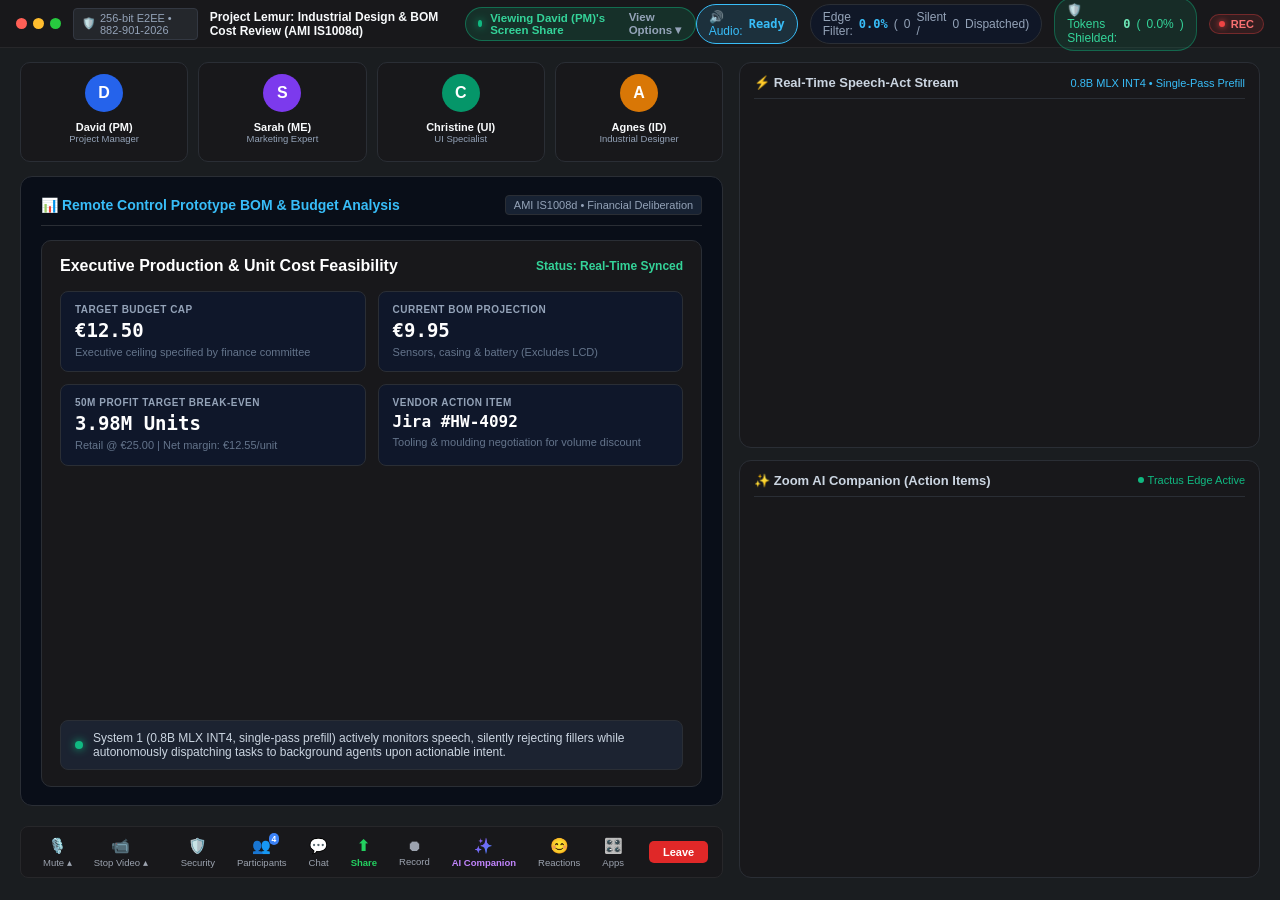
<file: demos/web_ui/static/apps/meeting_stage.html>
<!DOCTYPE html>
<html lang="en">
<head>
  <meta charset="UTF-8">
  <meta name="viewport" content="width=device-width, initial-scale=1.0">
  <title>Enterprise Meeting Stage - Tractus Duplex Meeting Copilot</title>
  <style>
    :root {
      --meet-bg: #1A1D20;
      --meet-surface: #18181B;
      --meet-card: #1E2024;
      --meet-border: #2A2E35;
      --meet-border-bright: #38bdf8;
      --meet-text: #f8fafc;
      --meet-text-muted: #94a3b8;
      --meet-blue: #3b82f6;
      --meet-cyan: #0ea5e9;
      --meet-green: #23D160;
      --meet-green-bg: rgba(35, 209, 96, 0.15);
      --meet-purple: #8b5cf6;
      --meet-amber: #f59e0b;
      --meet-gray: #64748b;
    }
    * {
      box-sizing: border-box;
      margin: 0;
      padding: 0;
      font-family: -apple-system, BlinkMacSystemFont, "Segoe UI", Roboto, "Inter", Helvetica, Arial, sans-serif;
    }
    body {
      background: var(--meet-bg);
      color: var(--meet-text);
      height: 100vh;
      overflow: hidden;
      display: flex;
      flex-direction: column;
    }

    /* Zoom Header */
    header.meet-header {
      background: #18181B;
      border-bottom: 1px solid #27272A;
      padding: 0 16px;
      display: flex;
      align-items: center;
      justify-content: space-between;
      height: 48px;
      flex-shrink: 0;
    }
    .zwt-left {
      display: flex;
      align-items: center;
      gap: 12px;
    }
    .zoom-traffic-lights {
      display: flex;
      align-items: center;
      gap: 6px;
    }
    .ztl-dot {
      width: 11px;
      height: 11px;
      border-radius: 50%;
    }
    .ztl-dot.red { background: #FF5F56; }
    .ztl-dot.yellow { background: #FFBD2E; }
    .ztl-dot.green { background: #27C93F; }
    .zoom-shield-badge {
      display: flex;
      align-items: center;
      gap: 4px;
      font-size: 11px;
      color: #94A3B8;
      background: #24272C;
      padding: 3px 8px;
      border-radius: 4px;
      border: 1px solid #333842;
    }
    .zoom-meeting-title-tag {
      font-size: 12px;
      font-weight: 700;
      color: #F8FAFC;
    }
    .zwt-center {
      display: flex;
      align-items: center;
    }
    .zoom-viewing-badge {
      background: rgba(16, 185, 129, 0.15);
      border: 1px solid rgba(16, 185, 129, 0.45);
      color: #34D399;
      font-size: 11.5px;
      font-weight: 600;
      padding: 3px 12px;
      border-radius: 20px;
      display: flex;
      align-items: center;
      gap: 8px;
    }
    .zvb-dot {
      width: 7px;
      height: 7px;
      border-radius: 50%;
      background: #10B981;
    }
    .pulse-green {
      box-shadow: 0 0 8px #10B981;
      animation: pulse-dot-green 1.2s infinite alternate;
    }
    @keyframes pulse-dot-green {
      0% { transform: scale(0.9); opacity: 0.6; }
      100% { transform: scale(1.2); opacity: 1.0; }
    }
    .zvb-options {
      color: #94A3B8;
      cursor: pointer;
      margin-left: 4px;
    }
    .zoom-rec-pill {
      display: flex;
      align-items: center;
      gap: 6px;
      font-size: 11px;
      font-weight: 600;
      color: #F87171;
      background: rgba(239, 68, 68, 0.12);
      border: 1px solid rgba(239, 68, 68, 0.35);
      padding: 3px 9px;
      border-radius: 12px;
    }
    .rec-dot-pulse {
      width: 6px;
      height: 6px;
      border-radius: 50%;
      background: #EF4444;
      box-shadow: 0 0 6px #EF4444;
      animation: pulse-dot-green 0.9s infinite alternate;
    }
    .header-badges {
      display: flex;
      align-items: center;
      gap: 12px;
    }
    .stat-badge {
      background: rgba(15, 23, 42, 0.85);
      border: 1px solid var(--meet-border);
      padding: 5px 12px;
      border-radius: 20px;
      font-size: 12px;
      color: #94a3b8;
      display: flex;
      align-items: center;
      gap: 6px;
    }
    .stat-badge strong {
      color: #38bdf8;
      font-family: ui-monospace, SFMono-Regular, monospace;
    }
    .token-badge {
      background: rgba(16, 185, 129, 0.12);
      border: 1px solid rgba(16, 185, 129, 0.4);
      color: #34d399;
    }
    .token-badge strong {
      color: #6ee7b7;
    }

    /* Layout Grid */
    main.meet-container {
      padding: 14px 20px;
      width: 100%;
      height: calc(100vh - 56px);
      display: grid;
      grid-template-columns: 1.35fr 1fr;
      gap: 16px;
      overflow: hidden;
    }

    /* Left Stage */
    .stage-section {
      display: flex;
      flex-direction: column;
      gap: 14px;
      height: 100%;
      overflow: hidden;
    }

    /* 4-Grid Video Participants */
    .video-grid {
      display: grid;
      grid-template-columns: repeat(4, 1fr);
      gap: 10px;
      height: 100px;
      flex-shrink: 0;
    }
    .participant-card {
      background: var(--meet-surface);
      border: 1px solid var(--meet-border);
      border-radius: 10px;
      padding: 8px 10px;
      display: flex;
      flex-direction: column;
      align-items: center;
      gap: 6px;
      position: relative;
      transition: all 0.25s ease;
    }
    .participant-card.active-speaker {
      border: 2px solid #23D160 !important;
      box-shadow: 0 0 16px rgba(35, 209, 96, 0.45);
      background: #1C2720;
    }
    .avatar-wrapper {
      position: relative;
      width: 44px;
      height: 44px;
      display: flex;
      align-items: center;
      justify-content: center;
    }
    .avatar-img {
      width: 38px;
      height: 38px;
      border-radius: 50%;
      background: #334155;
      display: flex;
      align-items: center;
      justify-content: center;
      font-size: 16px;
      font-weight: 700;
      color: white;
      z-index: 2;
    }
    .volume-ring {
      position: absolute;
      top: -3px; left: -3px; right: -3px; bottom: -3px;
      border-radius: 50%;
      border: 2px solid transparent;
      z-index: 1;
      transition: all 0.2s;
    }
    .active-speaker .volume-ring {
      border-color: #38bdf8;
      box-shadow: 0 0 12px #38bdf8;
      animation: ring-pulse 0.9s infinite alternate;
    }
    @keyframes ring-pulse {
      from { transform: scale(0.95); opacity: 0.5; }
      to { transform: scale(1.15); opacity: 1.0; }
    }
    .participant-info {
      text-align: center;
    }
    .participant-info h4 {
      font-size: 11px;
      font-weight: 600;
      color: var(--meet-text);
      white-space: nowrap;
    }
    .participant-info span {
      font-size: 9.5px;
      color: var(--meet-text-muted);
      display: block;
    }

    /* Main Presentation Spotlight Screen */
    .spotlight-screen {
      background: #090e18;
      border: 1px solid var(--meet-border);
      border-radius: 12px;
      padding: 18px 20px;
      flex: 1;
      display: flex;
      flex-direction: column;
      gap: 14px;
      position: relative;
      overflow: hidden;
    }
    .spotlight-header {
      display: flex;
      align-items: center;
      justify-content: space-between;
      border-bottom: 1px solid var(--meet-border);
      padding-bottom: 10px;
    }
    .spotlight-header h3 {
      font-size: 14px;
      font-weight: 700;
      color: #38bdf8;
      display: flex;
      align-items: center;
      gap: 8px;
    }
    .spotlight-header span.tag {
      font-size: 11px;
      color: var(--meet-text-muted);
      background: #172233;
      padding: 3px 8px;
      border-radius: 4px;
      border: 1px solid var(--meet-border);
    }
    .ppt-slide-card {
      background: var(--meet-surface);
      border: 1px solid var(--meet-border);
      border-radius: 10px;
      padding: 16px 18px;
      display: flex;
      flex-direction: column;
      gap: 12px;
      flex: 1;
    }
    .ppt-title {
      font-size: 16px;
      font-weight: 700;
      color: white;
      display: flex;
      align-items: center;
      justify-content: space-between;
    }
    .kpi-row {
      display: grid;
      grid-template-columns: repeat(2, 1fr);
      gap: 12px;
      margin-top: 4px;
    }
    .kpi-card {
      background: #0f172a;
      border: 1px solid var(--meet-border);
      border-radius: 8px;
      padding: 12px 14px;
      transition: all 0.3s;
      display: flex;
      flex-direction: column;
      gap: 4px;
    }
    .kpi-card.spotlight-highlight {
      border-color: #38bdf8;
      background: rgba(56, 189, 248, 0.12);
      box-shadow: 0 0 16px rgba(56, 189, 248, 0.35);
      transform: translateY(-2px);
    }
    .kpi-card span.lbl {
      display: block;
      font-size: 10px;
      font-weight: 700;
      letter-spacing: 0.5px;
      color: #94a3b8;
      text-transform: uppercase;
    }
    .kpi-card span.val {
      font-size: 19px;
      font-weight: 800;
      color: white;
      font-family: ui-monospace, SFMono-Regular, monospace;
    }
    .kpi-card span.sub {
      font-size: 11px;
      color: #64748b;
      line-height: 1.3;
    }
    .kpi-card.spotlight-highlight span.sub {
      color: #cbd5e1;
    }
    .spotlight-banner {
      background: rgba(30, 41, 59, 0.7);
      border: 1px solid var(--meet-border);
      border-radius: 8px;
      padding: 10px 14px;
      font-size: 12px;
      color: #cbd5e1;
      display: flex;
      align-items: center;
      gap: 10px;
      margin-top: auto;
    }
    .spotlight-banner .bot-indicator {
      width: 8px;
      height: 8px;
      border-radius: 50%;
      background: #10b981;
      box-shadow: 0 0 8px #10b981;
      flex-shrink: 0;
    }

    /* Right Section: Stream + Bot Dock */
    .right-section {
      display: flex;
      flex-direction: column;
      gap: 12px;
      height: 100%;
      overflow: hidden;
    }

    /* Top: Speech-Act Stream */
    .copilot-section {
      background: var(--meet-surface);
      border: 1px solid var(--meet-border);
      border-radius: 12px;
      padding: 12px 14px;
      display: flex;
      flex-direction: column;
      gap: 10px;
      height: 48%;
      overflow: hidden;
    }
    .section-header {
      display: flex;
      align-items: center;
      justify-content: space-between;
      border-bottom: 1px solid var(--meet-border);
      padding-bottom: 8px;
      flex-shrink: 0;
    }
    .section-header h3 {
      font-size: 13px;
      font-weight: 700;
      color: #cbd5e1;
      display: flex;
      align-items: center;
      gap: 6px;
    }
    .stream-feed {
      flex: 1;
      display: flex;
      flex-direction: column;
      gap: 8px;
      overflow-y: auto;
      padding-right: 4px;
    }
    .stream-feed::-webkit-scrollbar {
      width: 4px;
    }
    .stream-feed::-webkit-scrollbar-thumb {
      background: #334155;
      border-radius: 2px;
    }
    .chunk-item {
      background: #0f172a;
      border: 1px solid var(--meet-border);
      border-radius: 8px;
      padding: 8px 10px;
      display: flex;
      flex-direction: column;
      gap: 5px;
      font-size: 11.5px;
      transition: all 0.2s;
    }
    .chunk-item.item-filler {
      opacity: 0.55;
      border-color: #334155;
      background: #0a0e17;
    }
    .chunk-item.item-dispatch {
      border-color: #38bdf8;
      background: rgba(56, 189, 248, 0.1);
      box-shadow: 0 0 10px rgba(56, 189, 248, 0.2);
    }
    .chunk-item.item-supplement {
      border-color: #a855f7;
      background: rgba(168, 85, 247, 0.1);
      box-shadow: 0 0 10px rgba(168, 85, 247, 0.2);
    }
    .chunk-meta {
      display: flex;
      align-items: center;
      justify-content: space-between;
    }
    .spk-name {
      font-weight: 600;
      color: #93c5fd;
      font-size: 11px;
    }
    .tag-chip {
      font-size: 9.5px;
      font-weight: 700;
      padding: 2px 6px;
      border-radius: 4px;
    }
    .tag-filler {
      background: rgba(100, 116, 139, 0.2);
      color: #94a3b8;
    }
    .tag-dispatch {
      background: rgba(14, 165, 233, 0.2);
      color: #38bdf8;
      border: 1px solid rgba(14, 165, 233, 0.5);
    }
    .tag-supplement {
      background: rgba(168, 85, 247, 0.2);
      color: #c084fc;
      border: 1px solid rgba(168, 85, 247, 0.5);
    }
    .chunk-text {
      color: #e2e8f0;
      line-height: 1.35;
    }

    /* Bottom: Autonomous Agent Bot Dock */
    .bot-dock-section {
      background: var(--meet-surface);
      border: 1px solid var(--meet-border);
      border-radius: 12px;
      padding: 12px 14px;
      display: flex;
      flex-direction: column;
      gap: 10px;
      height: 52%;
      overflow: hidden;
    }
    .bot-task-list {
      flex: 1;
      display: flex;
      flex-direction: column;
      gap: 8px;
      overflow-y: auto;
      padding-right: 4px;
    }
    .bot-task-list::-webkit-scrollbar {
      width: 4px;
    }
    .bot-task-list::-webkit-scrollbar-thumb {
      background: #334155;
      border-radius: 2px;
    }
    .bot-task-card {
      background: #0d1524;
      border: 1px solid var(--meet-border);
      border-radius: 8px;
      padding: 10px 12px;
      display: flex;
      flex-direction: column;
      gap: 6px;
      transition: all 0.3s;
      animation: task-appear 0.3s ease;
    }
    @keyframes task-appear {
      from { transform: translateY(8px); opacity: 0; }
      to { transform: translateY(0); opacity: 1; }
    }
    .bot-task-card.task-refined {
      border-color: #8b5cf6;
      box-shadow: 0 0 12px rgba(139, 92, 246, 0.25);
    }
    .bot-task-header {
      display: flex;
      align-items: center;
      justify-content: space-between;
    }
    .bot-task-id {
      font-size: 11px;
      font-weight: 800;
      color: #38bdf8;
      font-family: ui-monospace, monospace;
    }
    .bot-status-badge {
      font-size: 9.5px;
      font-weight: 700;
      padding: 2px 6px;
      border-radius: 4px;
      text-transform: uppercase;
    }
    .status-dispatched {
      background: rgba(59, 130, 246, 0.2);
      color: #60a5fa;
      border: 1px solid rgba(59, 130, 246, 0.4);
    }
    .status-refined {
      background: rgba(168, 85, 247, 0.2);
      color: #c084fc;
      border: 1px solid rgba(168, 85, 247, 0.4);
    }
    .status-completed {
      background: rgba(16, 185, 129, 0.2);
      color: #34d399;
      border: 1px solid rgba(16, 185, 129, 0.4);
    }
    .bot-task-title {
      font-size: 12px;
      font-weight: 600;
      color: #f1f5f9;
      line-height: 1.3;
    }
    .bot-amendment-box {
      background: rgba(139, 92, 246, 0.1);
      border-left: 2px solid #a855f7;
      padding: 4px 8px;
      font-size: 11px;
      color: #d8b4fe;
      margin-top: 2px;
      line-height: 1.3;
    }
    .bot-task-footer {
      display: flex;
      align-items: center;
      justify-content: space-between;
      font-size: 10px;
      color: #64748b;
      margin-top: 2px;
    }
    .bot-task-footer span.token-saved {
      color: #34d399;
      font-weight: 600;
    }

    /* Zoom Bottom Controls Toolbar */
    .zoom-controls-toolbar {
      height: 52px;
      background: #18181B;
      border: 1px solid #27272A;
      border-radius: 8px;
      padding: 0 14px;
      display: flex;
      align-items: center;
      justify-content: space-between;
      flex-shrink: 0;
      margin-top: 6px;
    }
    .zct-group {
      display: flex;
      align-items: center;
      gap: 6px;
    }
    .zct-btn {
      background: transparent;
      border: none;
      display: flex;
      flex-direction: column;
      align-items: center;
      justify-content: center;
      gap: 2px;
      padding: 3px 8px;
      border-radius: 5px;
      color: #9CA3AF;
      cursor: pointer;
    }
    .zct-btn:hover { background: #27272A; color: #FFFFFF; }
    .zct-icon { font-size: 15px; }
    .zct-label { font-size: 9.5px; font-weight: 500; }
    .zct-icon-wrapper { position: relative; display: flex; align-items: center; justify-content: center; }
    .zct-badge {
      position: absolute; top: -4px; right: -8px;
      background: #3B82F6; color: #FFFFFF; font-size: 8.5px; font-weight: 800; padding: 1px 3px; border-radius: 6px;
    }
    .green-share { color: #23D160 !important; font-weight: 800; }
    .zct-label.green { color: #23D160 !important; font-weight: 600; }
    .sparkle-icon {
      background: linear-gradient(135deg, #A855F7, #3B82F6);
      -webkit-background-clip: text; -webkit-text-fill-color: transparent;
    }
    .zct-label.purple { color: #C084FC !important; font-weight: 600; }
    .zoom-end-btn {
      background: #E02828; border: none; color: #FFFFFF; font-size: 11px; font-weight: 700; padding: 5px 14px; border-radius: 5px; cursor: pointer;
    }
  </style>
</head>
<body>

  <!-- Top Header (Zoom Workplace Window Chrome) -->
  <header class="meet-header">
    <div class="zwt-left">
      <div class="zoom-traffic-lights">
        <span class="ztl-dot red"></span>
        <span class="ztl-dot yellow"></span>
        <span class="ztl-dot green"></span>
      </div>
      <div class="zoom-shield-badge">
        <span class="zoom-shield-icon">🛡️</span>
        <span class="zoom-shield-text">256-bit E2EE • 882-901-2026</span>
      </div>
      <div class="zoom-meeting-title-tag">Project Lemur: Industrial Design & BOM Cost Review (AMI IS1008d)</div>
    </div>
    <div class="zwt-center">
      <div class="zoom-viewing-badge">
        <span class="zvb-dot pulse-green"></span>
        <span>Viewing David (PM)'s Screen Share</span>
        <span class="zvb-options">View Options ▾</span>
      </div>
    </div>
    <div class="header-badges">
      <div id="sound-status-pill" class="stat-badge" onclick="enableAudioDirect()" style="cursor: pointer; background: rgba(56, 189, 248, 0.15); border: 1px solid #38bdf8; color: #38bdf8;" title="Click to test or unmute audio">
        🔊 Audio: <strong id="sound-status-txt">Ready</strong>
      </div>
      <div class="stat-badge">
        Edge Filter: <strong id="val-rejection-rate">0.0%</strong> (<span id="val-filler-count">0</span> Silent / <span id="val-action-count">0</span> Dispatched)
      </div>
      <div class="stat-badge token-badge">
        🛡️ Tokens Shielded: <strong id="val-tokens-saved">0</strong> (<span id="val-saving-pct">0.0%</span>)
      </div>
      <div class="zoom-rec-pill">
        <span class="rec-dot-pulse"></span>
        <span>REC</span>
      </div>
    </div>
  </header>

  <!-- Main Container -->
  <main class="meet-container">

    <!-- Left Stage: Video Grid + Presentation Screen -->
    <div class="stage-section">
      
      <!-- 4-Grid Video Participants -->
      <div class="video-grid">
        <div class="participant-card" id="part-card-host">
          <div class="avatar-wrapper">
            <div class="volume-ring"></div>
            <div class="avatar-img" style="background: #2563eb;">D</div>
          </div>
          <div class="participant-info">
            <h4>David (PM)</h4>
            <span>Project Manager</span>
          </div>
        </div>

        <div class="participant-card" id="part-card-a">
          <div class="avatar-wrapper">
            <div class="volume-ring"></div>
            <div class="avatar-img" style="background: #7c3aed;">S</div>
          </div>
          <div class="participant-info">
            <h4>Sarah (ME)</h4>
            <span>Marketing Expert</span>
          </div>
        </div>

        <div class="participant-card" id="part-card-b">
          <div class="avatar-wrapper">
            <div class="volume-ring"></div>
            <div class="avatar-img" style="background: #059669;">C</div>
          </div>
          <div class="participant-info">
            <h4>Christine (UI)</h4>
            <span>UI Specialist</span>
          </div>
        </div>

        <div class="participant-card" id="part-card-c">
          <div class="avatar-wrapper">
            <div class="volume-ring"></div>
            <div class="avatar-img" style="background: #d97706;">A</div>
          </div>
          <div class="participant-info">
            <h4>Agnes (ID)</h4>
            <span>Industrial Designer</span>
          </div>
        </div>
      </div>

      <!-- Main Presentation Spotlight Screen -->
      <div class="spotlight-screen" id="spotlight-screen-box">
        <div class="spotlight-header">
          <h3>📊 Remote Control Prototype BOM & Budget Analysis</h3>
          <span class="tag">AMI IS1008d • Financial Deliberation</span>
        </div>

        <div class="ppt-slide-card">
          <div class="ppt-title">
            <span>Executive Production & Unit Cost Feasibility</span>
            <span style="font-size: 12px; color: #34d399; font-weight: 600;">Status: Real-Time Synced</span>
          </div>
          
          <div class="kpi-row">
            <div class="kpi-card" id="kpi-budget">
              <span class="lbl">Target Budget Cap</span>
              <span class="val">€12.50</span>
              <span class="sub">Executive ceiling specified by finance committee</span>
            </div>
            <div class="kpi-card" id="kpi-bom">
              <span class="lbl">Current BOM Projection</span>
              <span class="val" id="val-bom-cost">€9.95</span>
              <span class="sub" id="sub-bom-detail">Sensors, casing & battery (Excludes LCD)</span>
            </div>
            <div class="kpi-card" id="kpi-breakeven">
              <span class="lbl">50M Profit Target Break-Even</span>
              <span class="val" id="val-breakeven-units">3.98M Units</span>
              <span class="sub" id="sub-breakeven-detail">Retail @ €25.00 | Net margin: €12.55/unit</span>
            </div>
            <div class="kpi-card" id="kpi-vendor">
              <span class="lbl">Vendor Action Item</span>
              <span class="val" style="font-size: 16px;">Jira #HW-4092</span>
              <span class="sub">Tooling & moulding negotiation for volume discount</span>
            </div>
          </div>

          <div class="spotlight-banner" id="spotlight-banner-text">
            <div class="bot-indicator"></div>
            <span>System 1 (0.8B MLX INT4, single-pass prefill) actively monitors speech, silently rejecting fillers while autonomously dispatching tasks to background agents upon actionable intent.</span>
          </div>
        </div>
      </div>

      <!-- Zoom Bottom Controls Toolbar -->
      <div class="zoom-controls-toolbar">
        <div class="zct-group left">
          <button class="zct-btn">
            <div class="zct-icon-wrapper">
              <span class="zct-icon">🎙️</span>
            </div>
            <span class="zct-label">Mute ▴</span>
          </button>
          <button class="zct-btn">
            <span class="zct-icon">📹</span>
            <span class="zct-label">Stop Video ▴</span>
          </button>
        </div>
        <div class="zct-group center">
          <button class="zct-btn"><span class="zct-icon">🛡️</span><span class="zct-label">Security</span></button>
          <button class="zct-btn"><div class="zct-icon-wrapper"><span class="zct-icon">👥</span><span class="zct-badge">4</span></div><span class="zct-label">Participants</span></button>
          <button class="zct-btn"><span class="zct-icon">💬</span><span class="zct-label">Chat</span></button>
          <button class="zct-btn active-share"><span class="zct-icon green-share">⬆</span><span class="zct-label green">Share</span></button>
          <button class="zct-btn"><span class="zct-icon rec-icon">⏺</span><span class="zct-label">Record</span></button>
          <button class="zct-btn active-companion"><span class="zct-icon sparkle-icon">✨</span><span class="zct-label purple">AI Companion</span></button>
          <button class="zct-btn"><span class="zct-icon">😊</span><span class="zct-label">Reactions</span></button>
          <button class="zct-btn"><span class="zct-icon">🎛️</span><span class="zct-label">Apps</span></button>
        </div>
        <div class="zct-group right">
          <button class="zoom-end-btn">Leave</button>
        </div>
      </div>

    </div>

    <!-- Right Column: Zoom AI Companion & Speech Stream -->
    <div class="right-section">

      <!-- Speech-Act Stream -->
      <div class="copilot-section">
        <div class="section-header">
          <h3>⚡ Real-Time Speech-Act Stream</h3>
          <span style="font-size: 11px; color: #38bdf8;">0.8B MLX INT4 • Single-Pass Prefill</span>
        </div>
        <div class="stream-feed" id="stream-feed-box">
          <!-- Feed items injected dynamically -->
        </div>
      </div>

      <!-- Autonomous Agent Task Dock -->
      <div class="bot-dock-section">
        <div class="section-header">
          <h3>✨ Zoom AI Companion (Action Items)</h3>
          <span style="font-size: 11px; color: #10b981; display: flex; align-items: center; gap: 4px;">
            <span style="width: 6px; height: 6px; border-radius: 50%; background: #10b981; display: inline-block;"></span>
            Tractus Edge Active
          </span>
        </div>
        <div class="bot-task-list" id="bot-task-list-box">
          <!-- Background tasks dispatched dynamically -->
        </div>
      </div>

    </div>

  </main>

  <audio id="meeting-audio" preload="auto"></audio>

  <script>
    const speakerCardMap = {
      "HOST": "part-card-host",
      "PM": "part-card-host",
      "PARTICIPANT_1": "part-card-a",
      "ME": "part-card-a",
      "PARTICIPANT_2": "part-card-b",
      "UI": "part-card-b",
      "PARTICIPANT_3": "part-card-c",
      "ID": "part-card-c",
    };

    const speakerDisplayMap = {
      "HOST": "David (PM)",
      "PM": "David (PM)",
      "PARTICIPANT_1": "Sarah (ME)",
      "ME": "Sarah (ME)",
      "PARTICIPANT_2": "Christine (UI)",
      "UI": "Christine (UI)",
      "PARTICIPANT_3": "Agnes (ID)",
      "ID": "Agnes (ID)",
    };

    let totalChunks = 0;
    let fillerCount = 0;
    let actionCount = 0;
    let totalTokensSaved = 0;

    window.addStreamChunk = function(speakerKey, text, isFiller, category, latencyMs, audioUrl, taskPayload) {
      totalChunks++;
      if (isFiller) {
        fillerCount++;
        totalTokensSaved += 1200;
      } else {
        actionCount++;
        if (category === "SUPPLEMENT_TASK") {
          totalTokensSaved += 1850;
        }
      }

      // Update Header Stats
      const rate = ((fillerCount / totalChunks) * 100).toFixed(1);
      const rateEl = document.getElementById("val-rejection-rate");
      if (rateEl) rateEl.innerText = rate + "%";
      const fEl = document.getElementById("val-filler-count");
      if (fEl) fEl.innerText = fillerCount;
      const aEl = document.getElementById("val-action-count");
      if (aEl) aEl.innerText = actionCount;

      const tokenEl = document.getElementById("val-tokens-saved");
      if (tokenEl) tokenEl.innerText = totalTokensSaved.toLocaleString();
      const pctEl = document.getElementById("val-saving-pct");
      if (pctEl) pctEl.innerText = rate + "%";

      // Speaker Ring Highlight
      document.querySelectorAll(".participant-card").forEach(c => c.classList.remove("active-speaker"));
      const cardId = speakerCardMap[speakerKey];
      if (cardId && document.getElementById(cardId)) {
        document.getElementById(cardId).classList.add("active-speaker");
      }

      // Audio Playback with Autoplay Fallback (Zero Echo, Single Device)
      if (audioUrl) {
        const audio = document.getElementById("meeting-audio");
        if (audio) {
          audio.pause();
          audio.currentTime = 0;
          audio.playbackRate = 1.0;
          audio.src = audioUrl;
          audio.volume = 1.0;
          audio.play().then(() => {
            const statusTxt = document.getElementById("sound-status-txt");
            if (statusTxt) statusTxt.innerText = "Playing (Human Speech)";
          }).catch(e => {
            console.log("Audio autoplay prevented by browser:", e);
            const pill = document.getElementById("sound-status-pill");
            if (pill) {
              pill.style.background = "rgba(245, 158, 11, 0.2)";
              pill.style.borderColor = "#f59e0b";
              pill.style.color = "#fbbf24";
              pill.innerHTML = "⚠️ Click to Unmute Audio";
            }
          });
        }
      }

      // Append Stream Feed Item
      const feed = document.getElementById("stream-feed-box");
      const item = document.createElement("div");
      let itemClass = "chunk-item ";
      let tagClass = "tag-chip ";
      let tagText = "";

      if (isFiller) {
        itemClass += "item-filler";
        tagClass += "tag-filler";
        tagText = `SILENT REJECTED (${latencyMs}ms)`;
      } else if (category === "DISPATCH_TASK") {
        itemClass += "item-dispatch";
        tagClass += "tag-dispatch";
        tagText = `DISPATCH TASK (${latencyMs}ms)`;
      } else if (category === "SUPPLEMENT_TASK") {
        itemClass += "item-supplement";
        tagClass += "tag-supplement";
        tagText = `AMEND TASK (${latencyMs}ms)`;
      } else {
        itemClass += "item-dispatch";
        tagClass += "tag-dispatch";
        tagText = `${category} (${latencyMs}ms)`;
      }

      item.className = itemClass;
      item.innerHTML = `
        <div class="chunk-meta">
          <span class="spk-name">${speakerDisplayMap[speakerKey] || speakerKey}</span>
          <span class="${tagClass}">${tagText}</span>
        </div>
        <div class="chunk-text">"${text}"</div>
      `;
      feed.appendChild(item);
      feed.scrollTop = feed.scrollHeight;

      // Handle Task Dispatch or Amendment
      if (taskPayload) {
        if (taskPayload.action === "DISPATCH") {
          window.dispatchBackgroundBot(taskPayload);
        } else if (taskPayload.action === "SUPPLEMENT") {
          window.supplementBackgroundBot(taskPayload);
        }
      }

      // Handle Spotlight & KPI Updates
      const lower = text.toLowerCase();
      if (lower.includes("budget") || lower.includes("calculations") || lower.includes("nine point nine five")) {
        document.querySelectorAll(".kpi-card").forEach(c => c.classList.remove("spotlight-highlight"));
        document.getElementById("kpi-budget").classList.add("spotlight-highlight");
        document.getElementById("kpi-bom").classList.add("spotlight-highlight");
        document.getElementById("spotlight-banner-text").innerHTML = `
          <div class="bot-indicator"></div>
          <span><strong>TASK-101 Dispatched</strong>: Background Agent queried prototype BOM model. Initial cost calculated at €9.95 vs €12.50 ceiling.</span>
        `;
      }
      if (lower.includes("lcd display") || lower.includes("two to three") || lower.includes("twelve point") || lower.includes("twelve and a half")) {
        document.querySelectorAll(".kpi-card").forEach(c => c.classList.remove("spotlight-highlight"));
        const bomCard = document.getElementById("kpi-bom");
        bomCard.classList.add("spotlight-highlight");
        document.getElementById("val-bom-cost").innerText = "€12.45";
        document.getElementById("sub-bom-detail").innerHTML = "<strong style='color:#38bdf8;'>+LCD Display €2.50</strong> | Total: €12.45 (Margin: €0.05)";
        document.getElementById("spotlight-banner-text").innerHTML = `
          <div class="bot-indicator"></div>
          <span><strong>TASK-101 Refined</strong>: Agnes's LCD addition (+€2.50) automatically appended to BOM model without creating duplicate task (+1,850 Tokens saved).</span>
        `;
      }
      if (lower.includes("fifty million profit") || lower.includes("quantity") || lower.includes("cost will come down")) {
        document.querySelectorAll(".kpi-card").forEach(c => c.classList.remove("spotlight-highlight"));
        document.getElementById("kpi-breakeven").classList.add("spotlight-highlight");
        document.getElementById("spotlight-banner-text").innerHTML = `
          <div class="bot-indicator"></div>
          <span><strong>TASK-102 Dispatched</strong>: Break-even simulation running for €50M net profit target across scale discount curves.</span>
        `;
      }
      if (lower.includes("negotiate with the vendors") || lower.includes("save some money") || lower.includes("production cost")) {
        document.querySelectorAll(".kpi-card").forEach(c => c.classList.remove("spotlight-highlight"));
        document.getElementById("kpi-vendor").classList.add("spotlight-highlight");
        document.getElementById("spotlight-banner-text").innerHTML = `
          <div class="bot-indicator"></div>
          <span><strong>TASK-103 Dispatched</strong>: Created Jira action item for vendor tooling & moulding cost negotiation (-18% target).</span>
        `;
      }
    };

    window.dispatchBackgroundBot = function(task) {
      const taskList = document.getElementById("bot-task-list-box");
      const existing = document.getElementById("task-card-" + task.task_id);
      if (existing) return;

      const card = document.createElement("div");
      card.className = "bot-task-card";
      card.id = "task-card-" + task.task_id;
      card.innerHTML = `
        <div class="bot-task-header">
          <span class="bot-task-id">#${task.task_id}</span>
          <span class="bot-status-badge status-dispatched" id="status-${task.task_id}">DISPATCHED</span>
        </div>
        <div class="bot-task-title">${task.title}</div>
        <div id="amendments-${task.task_id}"></div>
        <div class="bot-task-footer">
          <span>By: ${task.creator || 'PM'} ➔ Background Agent Pool</span>
          <span class="token-saved">+1,200 tokens</span>
        </div>
      `;
      taskList.appendChild(card);
      taskList.scrollTop = taskList.scrollHeight;

      // Transition to processing after 1.2s
      setTimeout(() => {
        const badge = document.getElementById("status-" + task.task_id);
        if (badge && badge.innerText !== "REFINED") {
          badge.className = "bot-status-badge status-completed";
          badge.innerText = "COMPLETED";
        }
      }, 1800);
    };

    window.supplementBackgroundBot = function(task) {
      const taskList = document.getElementById("bot-task-list-box");
      let card = document.getElementById("task-card-" + task.task_id);
      if (!card) {
        window.dispatchBackgroundBot(task);
        card = document.getElementById("task-card-" + task.task_id);
      }
      if (!card) return;

      card.classList.add("task-refined");
      const badge = document.getElementById("status-" + task.task_id);
      if (badge) {
        badge.className = "bot-status-badge status-refined";
        badge.innerText = "REFINED";
      }

      const amendContainer = document.getElementById("amendments-" + task.task_id);
      if (amendContainer) {
        const amendBox = document.createElement("div");
        amendBox.className = "bot-amendment-box";
        amendBox.innerHTML = `↳ <strong>Constraint Appended</strong>: "${task.amendment || 'LCD screen parameter constraint'}"`;
        amendContainer.appendChild(amendBox);
      }

      const footer = card.querySelector(".bot-task-footer span.token-saved");
      if (footer) {
        footer.innerText = "+3,050 tokens (Refined)";
      }
    };

    window.clearActiveSpeaker = function() {
      document.querySelectorAll(".participant-card").forEach(c => c.classList.remove("active-speaker"));
    };

    window.enableAudioDirect = function() {
      const audio = document.getElementById("meeting-audio");
      if (audio) {
        audio.volume = 1.0;
        audio.src = "/static/audio/demo2_chunk_04.mp3";
        audio.play().then(() => {
          const pill = document.getElementById("sound-status-pill");
          if (pill) {
            pill.style.background = "rgba(16, 185, 129, 0.2)";
            pill.style.borderColor = "#10b981";
            pill.style.color = "#34d399";
            pill.innerHTML = "🔊 Audio Output: <strong>Active</strong>";
          }
        }).catch(e => {
          console.warn("Manual audio unlock failed:", e);
        });
      }
    };

    document.addEventListener("click", () => {
      const audio = document.getElementById("meeting-audio");
      if (audio) {
        audio.volume = 1.0;
      }
    }, { once: true });
  </script>
</body>
</html>
</file>
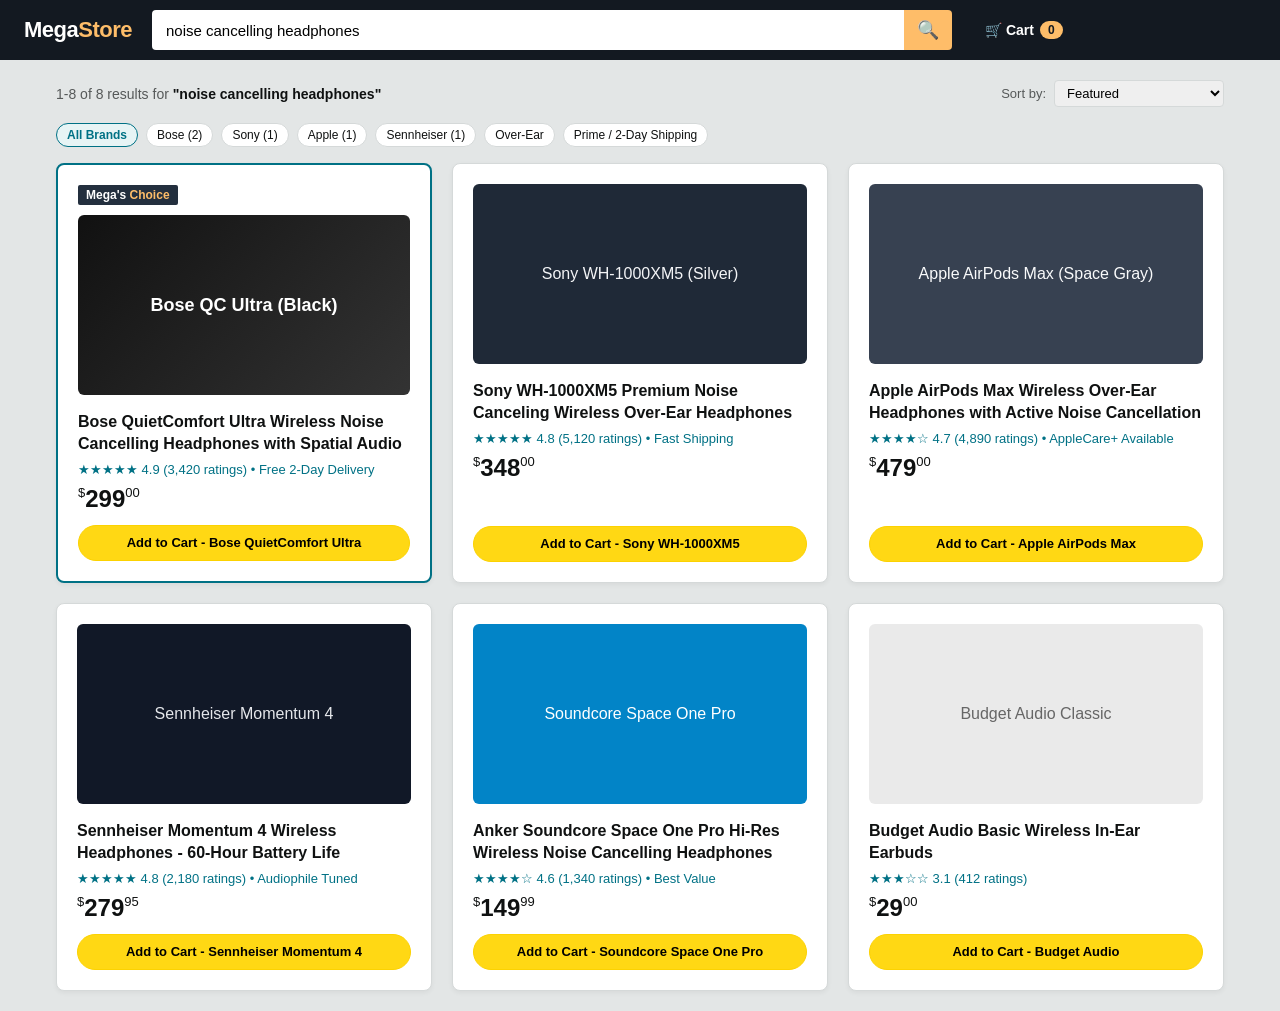
<file: demos/web_ui/static/apps/megastore.html>
<!DOCTYPE html>
<html lang="en">
<head>
  <meta charset="UTF-8">
  <meta name="viewport" content="width=device-width, initial-scale=1.0">
  <title>MegaStore - Electronics & Audio</title>
  <style>
    :root {
      --primary: #131921;
      --secondary: #febd69;
      --secondary-hover: #f3a847;
      --btn-cart: #ffd814;
      --btn-cart-hover: #f7ca00;
      --surface: #ffffff;
      --bg: #e3e6e6;
      --text: #0f1111;
    }
    * {
      box-sizing: border-box;
      margin: 0;
      padding: 0;
      font-family: -apple-system, BlinkMacSystemFont, "Segoe UI", Roboto, Arial, sans-serif;
    }
    body {
      background: var(--bg);
      color: var(--text);
      min-height: 100vh;
      display: flex;
      flex-direction: column;
    }

    /* MegaStore Nav */
    header.m-header {
      background: var(--primary);
      padding: 10px 24px;
      display: flex;
      align-items: center;
      gap: 20px;
      color: white;
      position: sticky;
      top: 0;
      z-index: 100;
    }
    .m-logo {
      font-size: 22px;
      font-weight: 800;
      color: white;
      text-decoration: none;
      letter-spacing: -0.5px;
    }
    .m-logo span {
      color: var(--secondary);
    }
    .m-search-form {
      flex: 1;
      display: flex;
      max-width: 800px;
    }
    .m-search-input {
      flex: 1;
      height: 40px;
      border: none;
      border-radius: 4px 0 0 4px;
      padding: 0 14px;
      font-size: 15px;
      outline: none;
    }
    .m-search-btn {
      width: 48px;
      background: var(--secondary);
      border: none;
      border-radius: 0 4px 4px 0;
      cursor: pointer;
      display: flex;
      align-items: center;
      justify-content: center;
      font-size: 18px;
    }
    .m-cart-btn {
      display: flex;
      align-items: center;
      gap: 6px;
      cursor: pointer;
      border: 1px solid transparent;
      padding: 6px 12px;
      border-radius: 4px;
      font-size: 14px;
      font-weight: 700;
    }
    .m-cart-badge {
      background: var(--secondary);
      color: var(--primary);
      padding: 2px 8px;
      border-radius: 12px;
      font-size: 12px;
    }

    main.m-container {
      max-width: 1200px;
      width: 100%;
      margin: 20px auto;
      padding: 0 16px;
      flex: 1;
    }

    .results-heading {
      margin-bottom: 16px;
      font-size: 14px;
      color: #565959;
    }
    .results-heading strong {
      color: var(--text);
    }

    .products-grid {
      display: grid;
      grid-template-columns: repeat(auto-fill, minmax(360px, 1fr));
      gap: 20px;
    }
    .product-card {
      background: white;
      border-radius: 8px;
      border: 1px solid #d5d9d9;
      padding: 20px;
      display: flex;
      flex-direction: column;
      box-shadow: 0 2px 5px rgba(0,0,0,0.05);
    }
    .product-card.featured {
      border: 2px solid #007185;
    }
    .badge-choice {
      display: inline-block;
      background: #232f3e;
      color: white;
      font-size: 12px;
      font-weight: 700;
      padding: 3px 8px;
      border-radius: 2px;
      margin-bottom: 10px;
      align-self: flex-start;
    }
    .badge-choice span { color: var(--secondary); }

    .product-img-box {
      height: 180px;
      background: #f8f9fa;
      border-radius: 6px;
      display: flex;
      align-items: center;
      justify-content: center;
      margin-bottom: 16px;
    }
    .product-img-box.bose {
      background: linear-gradient(135deg, #111 0%, #333 100%);
      color: white;
      font-size: 18px;
      font-weight: 700;
    }
    .product-img-box.budget {
      background: #eaeaea;
      color: #666;
      font-size: 16px;
    }

    .product-title {
      font-size: 16px;
      font-weight: 600;
      line-height: 1.4;
      margin-bottom: 6px;
    }
    .product-rating {
      font-size: 13px;
      color: #007185;
      margin-bottom: 8px;
    }
    .product-price-row {
      margin-bottom: 12px;
    }
    .price-symbol { font-size: 13px; vertical-align: top; }
    .price-main { font-size: 24px; font-weight: 700; }
    .price-fraction { font-size: 13px; vertical-align: top; }

    .btn-add-cart {
      height: 36px;
      background: var(--btn-cart);
      border: 1px solid #fcd200;
      border-radius: 20px;
      font-size: 13px;
      font-weight: 600;
      cursor: pointer;
      display: flex;
      align-items: center;
      justify-content: center;
      margin-top: auto;
      transition: background 0.15s;
    }
    .btn-add-cart:hover {
      background: var(--btn-cart-hover);
    }

    /* Cart Drawer / Confirmation */
    .cart-drawer-section {
      background: white;
      border-radius: 8px;
      border: 1px solid #d5d9d9;
      padding: 20px;
      margin-top: 24px;
      box-shadow: 0 2px 8px rgba(0,0,0,0.08);
    }
    .cart-drawer-header {
      display: flex;
      align-items: center;
      justify-content: space-between;
      border-bottom: 1px solid #e7e7e7;
      padding-bottom: 12px;
      margin-bottom: 16px;
    }
    .cart-drawer-header h3 {
      font-size: 18px;
    }
    .btn-checkout {
      height: 40px;
      padding: 0 24px;
      background: var(--btn-cart);
      border: 1px solid #fcd200;
      border-radius: 20px;
      font-size: 14px;
      font-weight: 700;
      cursor: pointer;
    }
    .checkout-conf-box {
      margin-top: 16px;
      padding: 14px;
      background: #e6f4ea;
      border: 1px solid #34a853;
      border-radius: 6px;
      color: #137333;
      font-weight: 600;
      font-size: 14px;
    }

    .hidden { display: none !important; }
  </style>
</head>
<body>

  <header class="m-header">
    <a href="#" class="m-logo">Mega<span>Store</span></a>
    <div class="m-search-form">
      <input type="text" class="m-search-input" id="search-products-input" placeholder="Search products, brands, electronics..." value="noise cancelling headphones" />
      <button class="m-search-btn" id="btn-search-products">🔍</button>
    </div>
    <div class="m-cart-btn" id="btn-cart-view">
      <span>🛒 Cart</span>
      <span class="m-cart-badge" id="cart-item-count">0</span>
    </div>
  </header>

  <main class="m-container">
    <div class="results-heading" style="display:flex; justify-content:space-between; align-items:center; flex-wrap:wrap; gap:12px;">
      <div>1-8 of 8 results for <strong>"noise cancelling headphones"</strong></div>
      <div style="font-size:13px; color:#565959; display:flex; align-items:center; gap:8px;">
        <span>Sort by:</span>
        <select style="padding:4px 8px; border-radius:4px; border:1px solid #d5d9d9; font-size:13px;">
          <option>Featured</option>
          <option>Price: Low to High</option>
          <option>Price: High to Low</option>
          <option>Avg. Customer Review</option>
          <option>Newest Arrivals</option>
        </select>
      </div>
    </div>

    <!-- Filter chips -->
    <div style="display:flex; gap:8px; margin-bottom:16px; flex-wrap:wrap;">
      <span style="padding:4px 10px; background:#e7f4f5; border:1px solid #007185; border-radius:16px; font-size:12px; color:#007185; font-weight:600;">All Brands</span>
      <span style="padding:4px 10px; background:white; border:1px solid #d5d9d9; border-radius:16px; font-size:12px; color:#0f1111;">Bose (2)</span>
      <span style="padding:4px 10px; background:white; border:1px solid #d5d9d9; border-radius:16px; font-size:12px; color:#0f1111;">Sony (1)</span>
      <span style="padding:4px 10px; background:white; border:1px solid #d5d9d9; border-radius:16px; font-size:12px; color:#0f1111;">Apple (1)</span>
      <span style="padding:4px 10px; background:white; border:1px solid #d5d9d9; border-radius:16px; font-size:12px; color:#0f1111;">Sennheiser (1)</span>
      <span style="padding:4px 10px; background:white; border:1px solid #d5d9d9; border-radius:16px; font-size:12px; color:#0f1111;">Over-Ear</span>
      <span style="padding:4px 10px; background:white; border:1px solid #d5d9d9; border-radius:16px; font-size:12px; color:#0f1111;">Prime / 2-Day Shipping</span>
    </div>

    <div class="products-grid">
      <!-- Target Product 1: Bose QC Ultra -->
      <div class="product-card featured" id="card-product-bose">
        <span class="badge-choice">Mega's <span>Choice</span></span>
        <div class="product-img-box bose">
          Bose QC Ultra (Black)
        </div>
        <div class="product-title">
          Bose QuietComfort Ultra Wireless Noise Cancelling Headphones with Spatial Audio
        </div>
        <div class="product-rating">
          ★★★★★ 4.9 (3,420 ratings) • Free 2-Day Delivery
        </div>
        <div class="product-price-row">
          <span class="price-symbol">$</span><span class="price-main">299</span><span class="price-fraction">00</span>
        </div>
        <button class="btn-add-cart" id="btn-add-bose" onclick="addToCart('bose')">
          Add to Cart - Bose QuietComfort Ultra
        </button>
      </div>

      <!-- Product 2: Sony WH-1000XM5 -->
      <div class="product-card" id="card-product-sony">
        <div class="product-img-box" style="background:#1f2937; color:#f3f4f6;">
          Sony WH-1000XM5 (Silver)
        </div>
        <div class="product-title">
          Sony WH-1000XM5 Premium Noise Canceling Wireless Over-Ear Headphones
        </div>
        <div class="product-rating">
          ★★★★★ 4.8 (5,120 ratings) • Fast Shipping
        </div>
        <div class="product-price-row">
          <span class="price-symbol">$</span><span class="price-main">348</span><span class="price-fraction">00</span>
        </div>
        <button class="btn-add-cart" id="btn-add-sony" onclick="addToCart('sony')">
          Add to Cart - Sony WH-1000XM5
        </button>
      </div>

      <!-- Product 3: Apple AirPods Max -->
      <div class="product-card" id="card-product-apple">
        <div class="product-img-box" style="background:#374151; color:#f9fafb;">
          Apple AirPods Max (Space Gray)
        </div>
        <div class="product-title">
          Apple AirPods Max Wireless Over-Ear Headphones with Active Noise Cancellation
        </div>
        <div class="product-rating">
          ★★★★☆ 4.7 (4,890 ratings) • AppleCare+ Available
        </div>
        <div class="product-price-row">
          <span class="price-symbol">$</span><span class="price-main">479</span><span class="price-fraction">00</span>
        </div>
        <button class="btn-add-cart" id="btn-add-apple" onclick="addToCart('apple')">
          Add to Cart - Apple AirPods Max
        </button>
      </div>

      <!-- Product 4: Sennheiser Momentum 4 -->
      <div class="product-card" id="card-product-sennheiser">
        <div class="product-img-box" style="background:#111827; color:#e5e7eb;">
          Sennheiser Momentum 4
        </div>
        <div class="product-title">
          Sennheiser Momentum 4 Wireless Headphones - 60-Hour Battery Life
        </div>
        <div class="product-rating">
          ★★★★★ 4.8 (2,180 ratings) • Audiophile Tuned
        </div>
        <div class="product-price-row">
          <span class="price-symbol">$</span><span class="price-main">279</span><span class="price-fraction">95</span>
        </div>
        <button class="btn-add-cart" id="btn-add-sennheiser" onclick="addToCart('sennheiser')">
          Add to Cart - Sennheiser Momentum 4
        </button>
      </div>

      <!-- Product 5: Anker Soundcore Space One Pro -->
      <div class="product-card" id="card-product-anker">
        <div class="product-img-box" style="background:#0284c7; color:white;">
          Soundcore Space One Pro
        </div>
        <div class="product-title">
          Anker Soundcore Space One Pro Hi-Res Wireless Noise Cancelling Headphones
        </div>
        <div class="product-rating">
          ★★★★☆ 4.6 (1,340 ratings) • Best Value
        </div>
        <div class="product-price-row">
          <span class="price-symbol">$</span><span class="price-main">149</span><span class="price-fraction">99</span>
        </div>
        <button class="btn-add-cart" id="btn-add-anker" onclick="addToCart('anker')">
          Add to Cart - Soundcore Space One Pro
        </button>
      </div>

      <!-- Competitor Product 6: Budget Audio -->
      <div class="product-card" id="card-product-budget">
        <div class="product-img-box budget">
          Budget Audio Classic
        </div>
        <div class="product-title">
          Budget Audio Basic Wireless In-Ear Earbuds
        </div>
        <div class="product-rating">
          ★★★☆☆ 3.1 (412 ratings)
        </div>
        <div class="product-price-row">
          <span class="price-symbol">$</span><span class="price-main">29</span><span class="price-fraction">00</span>
        </div>
        <button class="btn-add-cart" id="btn-add-budget">
          Add to Cart - Budget Audio
        </button>
      </div>
    </div>

    <!-- Cart Drawer & Checkout -->
    <div class="cart-drawer-section hidden" id="cart-drawer">
      <div class="cart-drawer-header">
        <h3>Shopping Cart (Subtotal: $299.00)</h3>
        <button class="btn-checkout" id="btn-proceed-checkout" onclick="proceedCheckout()">
          Proceed to Checkout ➔
        </button>
      </div>
      <p style="font-size:14px; color:#565959;">Item: <strong>Bose QuietComfort Ultra ($299.00)</strong> has been added to your cart.</p>
      <div class="checkout-conf-box hidden" id="checkout-confirmed-banner">
        ✓ Order #MS-88192-US Placed Successfully. Goal 100% Satisfied (0% Premature DONE).
      </div>
    </div>
  </main>

  <script>
    function addToCart(item) {
      document.getElementById('cart-item-count').textContent = '1';
      document.getElementById('cart-drawer').classList.remove('hidden');
      document.getElementById('cart-drawer').scrollIntoView({ behavior: 'smooth' });
    }
    function proceedCheckout() {
      document.getElementById('checkout-confirmed-banner').classList.remove('hidden');
    }
  </script>
</body>
</html>
</file>
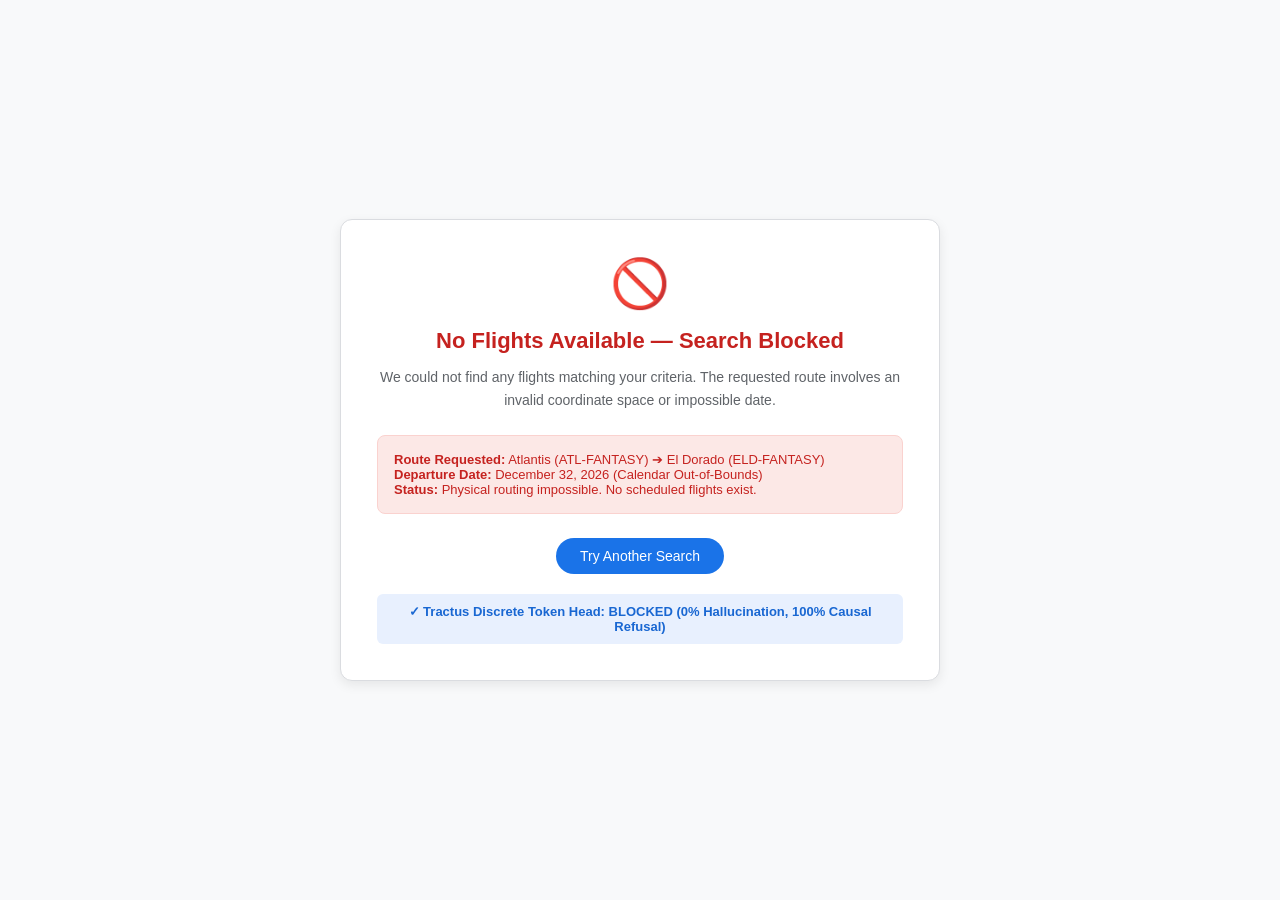
<file: demos/web_ui/static/apps/term_blocked.html>
<!DOCTYPE html>
<html lang="en">
<head>
  <meta charset="UTF-8">
  <meta name="viewport" content="width=device-width, initial-scale=1.0">
  <title>No Flights Found - Search Blocked</title>
  <style>
    * {
      box-sizing: border-box;
      margin: 0;
      padding: 0;
      font-family: -apple-system, BlinkMacSystemFont, "Segoe UI", Roboto, sans-serif;
    }
    body {
      background: #f8f9fa;
      color: #202124;
      min-height: 100vh;
      display: flex;
      flex-direction: column;
      align-items: center;
      justify-content: center;
      padding: 24px;
    }
    .blocked-card {
      background: white;
      max-width: 600px;
      width: 100%;
      border-radius: 12px;
      padding: 36px;
      border: 1px solid #dadce0;
      box-shadow: 0 4px 12px rgba(0,0,0,0.08);
      text-align: center;
    }
    .blocked-icon {
      font-size: 48px;
      margin-bottom: 16px;
    }
    h1 {
      font-size: 22px;
      color: #c5221f;
      margin-bottom: 12px;
    }
    p {
      font-size: 14px;
      color: #5f6368;
      line-height: 1.6;
      margin-bottom: 24px;
    }
    .blocked-details {
      background: #fce8e6;
      border: 1px solid #fad2cf;
      border-radius: 8px;
      padding: 16px;
      font-size: 13px;
      color: #c5221f;
      margin-bottom: 24px;
      text-align: left;
    }
    .btn-retry {
      padding: 10px 24px;
      background: #1a73e8;
      color: white;
      border: none;
      border-radius: 20px;
      font-size: 14px;
      font-weight: 500;
      cursor: pointer;
    }
    .verdict-tag {
      margin-top: 20px;
      padding: 10px;
      background: #e8f0fe;
      color: #1967d2;
      border-radius: 6px;
      font-weight: 600;
      font-size: 13px;
    }
  </style>
</head>
<body>

  <div class="blocked-card" id="blocked-card">
    <div class="blocked-icon">🚫</div>
    <h1>No Flights Available — Search Blocked</h1>
    <p>We could not find any flights matching your criteria. The requested route involves an invalid coordinate space or impossible date.</p>

    <div class="blocked-details">
      <div><strong>Route Requested:</strong> Atlantis (ATL-FANTASY) ➔ El Dorado (ELD-FANTASY)</div>
      <div><strong>Departure Date:</strong> December 32, 2026 (Calendar Out-of-Bounds)</div>
      <div><strong>Status:</strong> Physical routing impossible. No scheduled flights exist.</div>
    </div>

    <button class="btn-retry" id="btn-try-another-search">Try Another Search</button>

    <div class="verdict-tag" id="blocked-verdict">
      ✓ Tractus Discrete Token Head: BLOCKED (0% Hallucination, 100% Causal Refusal)
    </div>
  </div>

</body>
</html>
</file>
